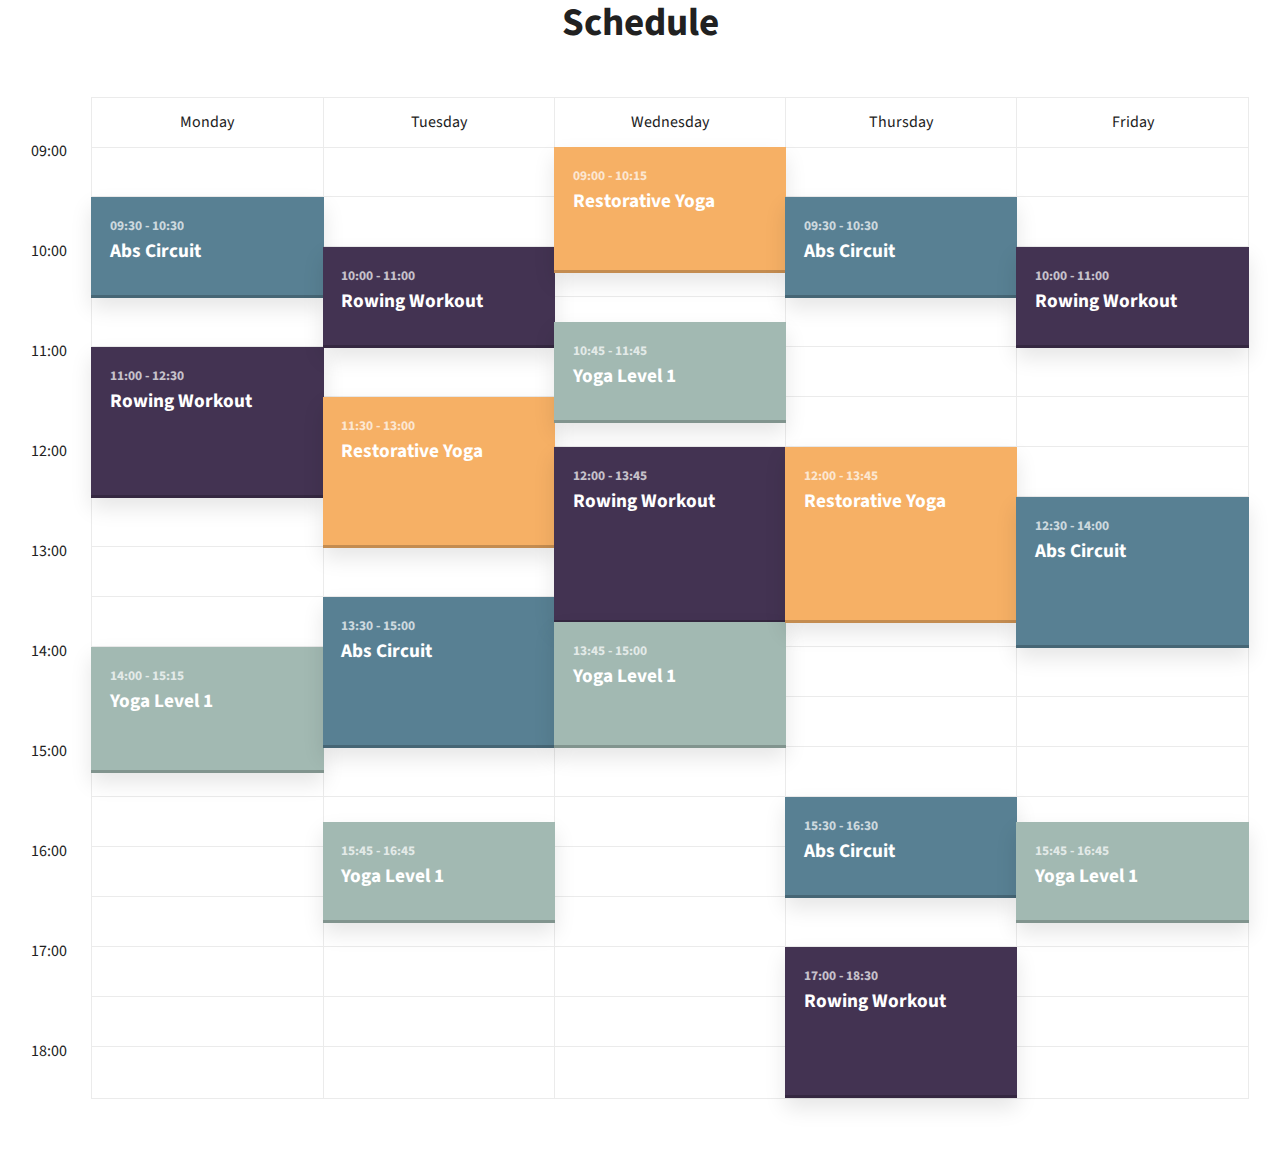
<file: schedule-template-master/index.html>
<!doctype html>
<html lang="en">
<head>
  <meta charset="UTF-8">
  <meta name="viewport" content="width=device-width, initial-scale=1">
  <script>
  document.getElementsByTagName("html")[0].className += " js";
  </script>
  <link rel="stylesheet" href="assets/css/style.css">
  <title>Schedule Template | CodyHouse</title>
</head>
<body>
  <header class="cd-main-header text-center flex flex-column flex-center">
    <!-- <p class="margin-top-md margin-bottom-xl">👈 <a class="cd-article-link" href="https://codyhouse.co/gem/schedule-template">Article &amp; Download</a></p> -->

    <h1 class="text-xl">Schedule</h1>
  </header>

  <div class="cd-schedule cd-schedule--loading margin-top-lg margin-bottom-lg js-cd-schedule">
    <div class="cd-schedule__timeline">
      <ul>
        <li><span>09:00</span></li>
        <li><span>09:30</span></li>
        <li><span>10:00</span></li>
        <li><span>10:30</span></li>
        <li><span>11:00</span></li>
        <li><span>11:30</span></li>
        <li><span>12:00</span></li>
        <li><span>12:30</span></li>
        <li><span>13:00</span></li>
        <li><span>13:30</span></li>
        <li><span>14:00</span></li>
        <li><span>14:30</span></li>
        <li><span>15:00</span></li>
        <li><span>15:30</span></li>
        <li><span>16:00</span></li>
        <li><span>16:30</span></li>
        <li><span>17:00</span></li>
        <li><span>17:30</span></li>
        <li><span>18:00</span></li>
      </ul>
    </div> <!-- .cd-schedule__timeline -->
  
    <div class="cd-schedule__events">
      <ul>
        <li class="cd-schedule__group">
          <div class="cd-schedule__top-info"><span>Monday</span></div>
  
          <ul>
            <li class="cd-schedule__event">
              <a data-start="09:30" data-end="10:30" data-content="event-abs-circuit" data-event="event-1" href="#0">
                <em class="cd-schedule__name">Abs Circuit</em>
              </a>
            </li>
  
            <li class="cd-schedule__event">
              <a data-start="11:00" data-end="12:30" data-content="event-rowing-workout" data-event="event-2" href="#0">
                <em class="cd-schedule__name">Rowing Workout</em>
              </a>
            </li>
  
            <li class="cd-schedule__event">
              <a data-start="14:00" data-end="15:15"  data-content="event-yoga-1" data-event="event-3" href="#0">
                <em class="cd-schedule__name">Yoga Level 1</em>
              </a>
            </li>
          </ul>
        </li>
  
        <li class="cd-schedule__group">
          <div class="cd-schedule__top-info"><span>Tuesday</span></div>
  
          <ul>
            <li class="cd-schedule__event">
              <a data-start="10:00" data-end="11:00"  data-content="event-rowing-workout" data-event="event-2" href="#0">
                <em class="cd-schedule__name">Rowing Workout</em>
              </a>
            </li>
  
            <li class="cd-schedule__event">
              <a data-start="11:30" data-end="13:00"  data-content="event-restorative-yoga" data-event="event-4" href="#0">
                <em class="cd-schedule__name">Restorative Yoga</em>
              </a>
            </li>
  
            <li class="cd-schedule__event">
              <a data-start="13:30" data-end="15:00" data-content="event-abs-circuit" data-event="event-1" href="#0">
                <em class="cd-schedule__name">Abs Circuit</em>
              </a>
            </li>
  
            <li class="cd-schedule__event">
              <a data-start="15:45" data-end="16:45"  data-content="event-yoga-1" data-event="event-3" href="#0">
                <em class="cd-schedule__name">Yoga Level 1</em>
              </a>
            </li>
          </ul>
        </li>
  
        <li class="cd-schedule__group">
          <div class="cd-schedule__top-info"><span>Wednesday</span></div>
  
          <ul>
            <li class="cd-schedule__event">
              <a data-start="09:00" data-end="10:15" data-content="event-restorative-yoga" data-event="event-4" href="#0">
                <em class="cd-schedule__name">Restorative Yoga</em>
              </a>
            </li>
  
            <li class="cd-schedule__event">
              <a data-start="10:45" data-end="11:45" data-content="event-yoga-1" data-event="event-3" href="#0">
                <em class="cd-schedule__name">Yoga Level 1</em>
              </a>
            </li>
  
            <li class="cd-schedule__event">
              <a data-start="12:00" data-end="13:45"  data-content="event-rowing-workout" data-event="event-2" href="#0">
                <em class="cd-schedule__name">Rowing Workout</em>
              </a>
            </li>
  
            <li class="cd-schedule__event">
              <a data-start="13:45" data-end="15:00" data-content="event-yoga-1" data-event="event-3" href="#0">
                <em class="cd-schedule__name">Yoga Level 1</em>
              </a>
            </li>
          </ul>
        </li>
  
        <li class="cd-schedule__group">
          <div class="cd-schedule__top-info"><span>Thursday</span></div>
  
          <ul>
            <li class="cd-schedule__event">
              <a data-start="09:30" data-end="10:30" data-content="event-abs-circuit" data-event="event-1" href="#0">
                <em class="cd-schedule__name">Abs Circuit</em>
              </a>
            </li>
  
            <li class="cd-schedule__event">
              <a data-start="12:00" data-end="13:45" data-content="event-restorative-yoga" data-event="event-4" href="#0">
                <em class="cd-schedule__name">Restorative Yoga</em>
              </a>
            </li>
  
            <li class="cd-schedule__event">
              <a data-start="15:30" data-end="16:30" data-content="event-abs-circuit" data-event="event-1" href="#0">
                <em class="cd-schedule__name">Abs Circuit</em>
              </a>
            </li>
  
            <li class="cd-schedule__event">
              <a data-start="17:00" data-end="18:30"  data-content="event-rowing-workout" data-event="event-2" href="#0">
                <em class="cd-schedule__name">Rowing Workout</em>
              </a>
            </li>
          </ul>
        </li>
  
        <li class="cd-schedule__group">
          <div class="cd-schedule__top-info"><span>Friday</span></div>
  
          <ul>
            <li class="cd-schedule__event">
              <a data-start="10:00" data-end="11:00"  data-content="event-rowing-workout" data-event="event-2" href="#0">
                <em class="cd-schedule__name">Rowing Workout</em>
              </a>
            </li>
  
            <li class="cd-schedule__event">
              <a data-start="12:30" data-end="14:00" data-content="event-abs-circuit" data-event="event-1" href="#0">
                <em class="cd-schedule__name">Abs Circuit</em>
              </a>
            </li>
  
            <li class="cd-schedule__event">
              <a data-start="15:45" data-end="16:45"  data-content="event-yoga-1" data-event="event-3" href="#0">
                <em class="cd-schedule__name">Yoga Level 1</em>
              </a>
            </li>
          </ul>
        </li>
      </ul>
    </div>
  
    <div class="cd-schedule-modal">
      <header class="cd-schedule-modal__header">
        <div class="cd-schedule-modal__content">
          <span class="cd-schedule-modal__date"></span>
          <h3 class="cd-schedule-modal__name"></h3>
        </div>
  
        <div class="cd-schedule-modal__header-bg"></div>
      </header>
  
      <div class="cd-schedule-modal__body">
        <div class="cd-schedule-modal__event-info"></div>
        <div class="cd-schedule-modal__body-bg"></div>
      </div>
  
      <a href="#0" class="cd-schedule-modal__close text-replace">Close</a>
    </div>
  
    <div class="cd-schedule__cover-layer"></div>
  </div> <!-- .cd-schedule -->

  <script src="assets/js/util.js"></script> <!-- util functions included in the CodyHouse framework -->
  <script src="assets/js/main.js"></script>
</body>
</html>
</file>
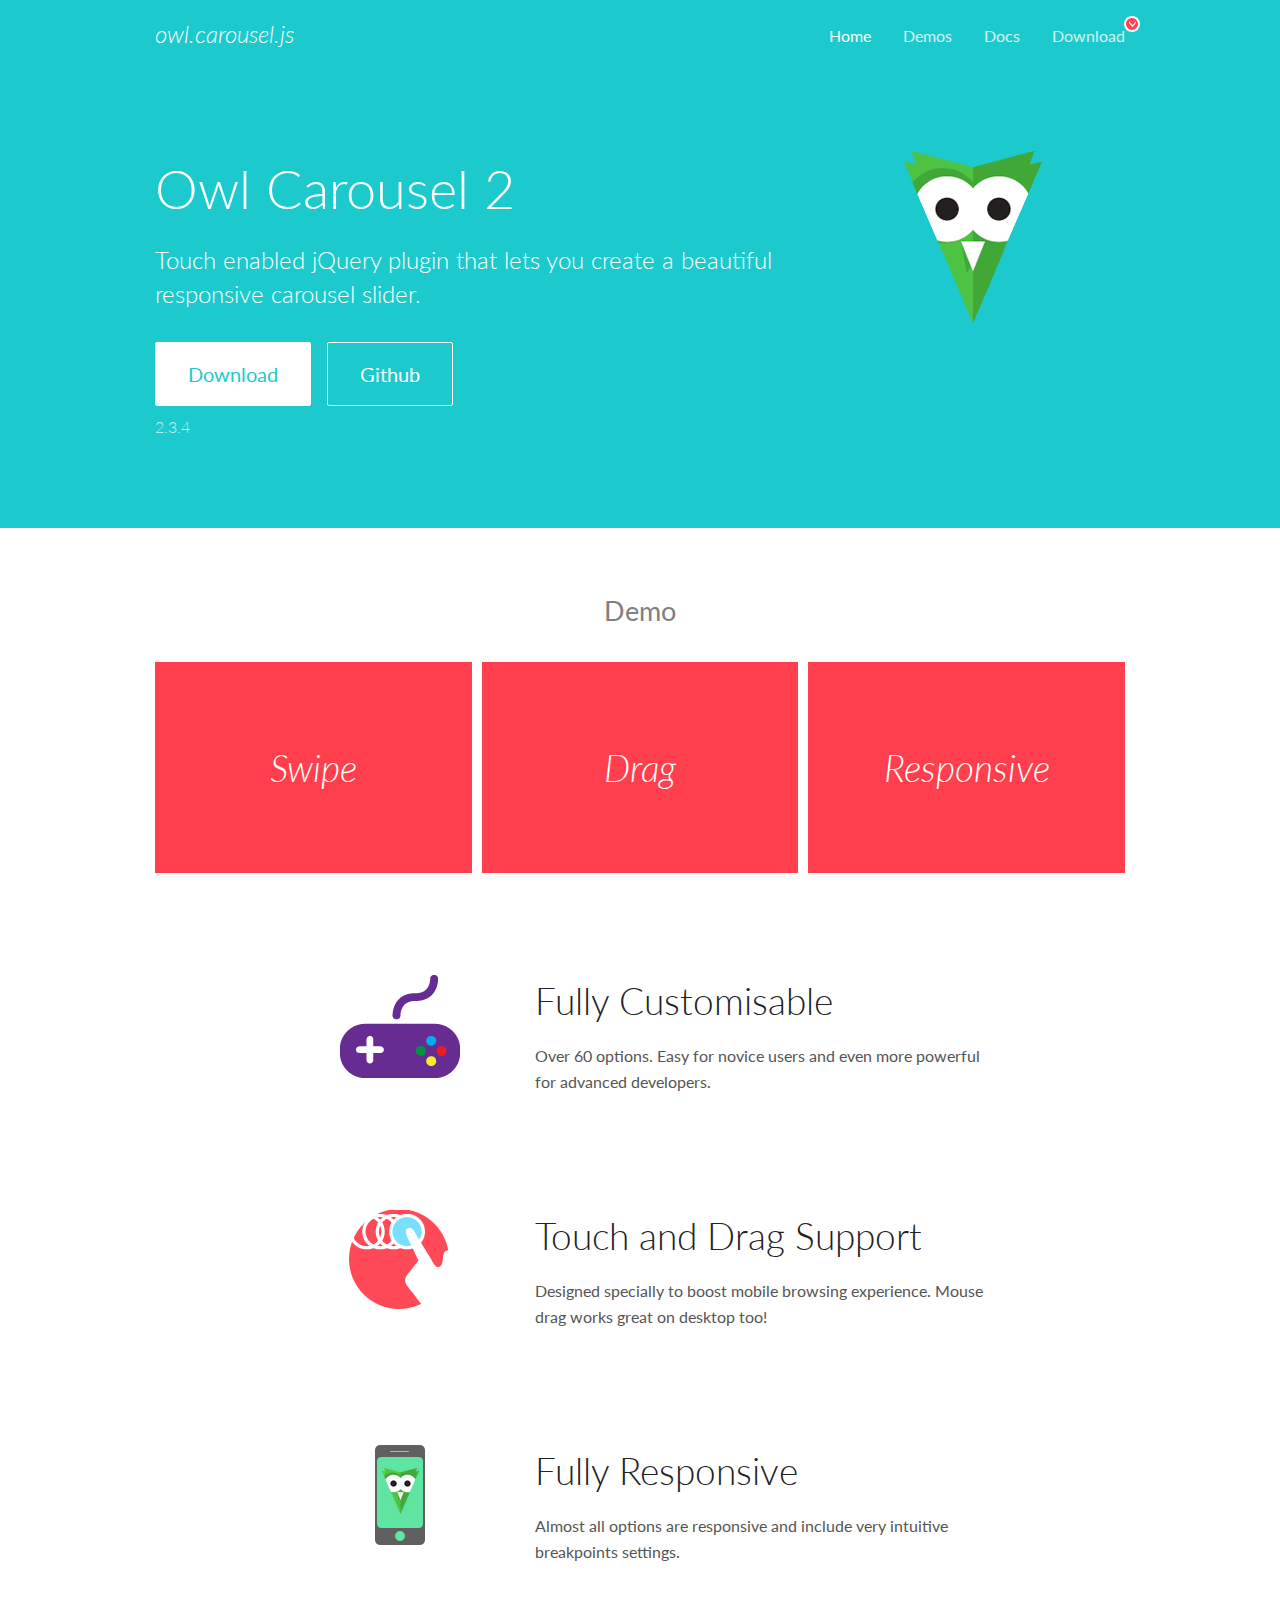
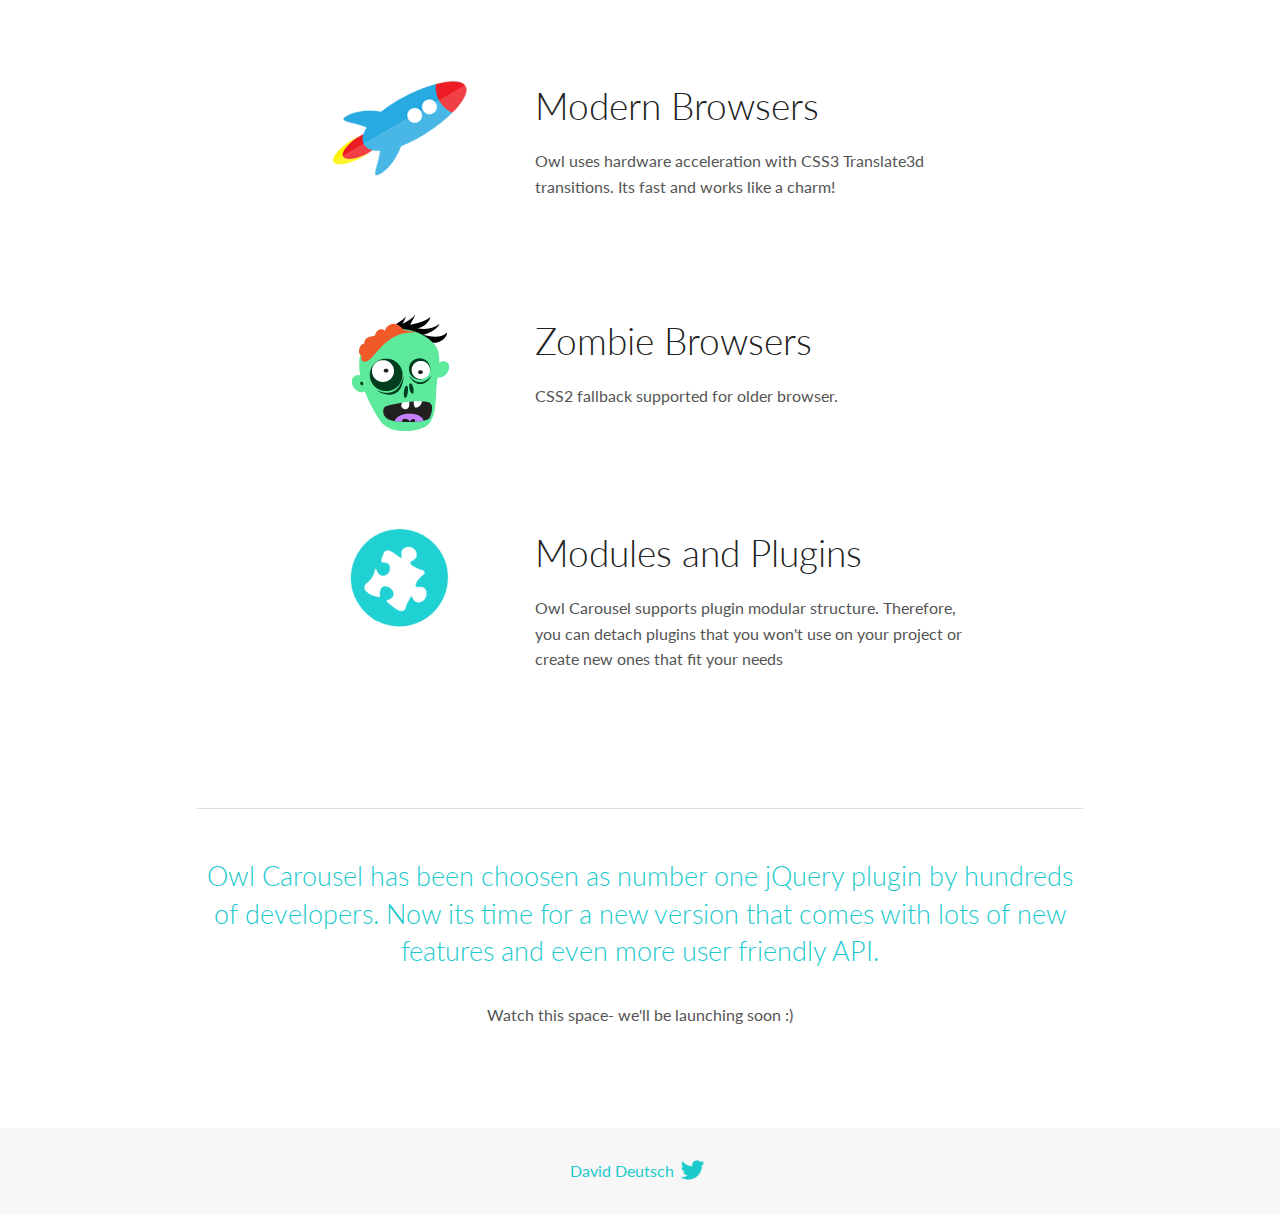
<file: FrontEnd/OwlCarousel2-2.3.4/docs/index.html>
<!DOCTYPE html>
<html lang="en">
  <head>

    <!-- head -->
    <meta charset="utf-8">
    <meta name="msapplication-tap-highlight" content="no" />
    <meta name="viewport" content="width=device-width, initial-scale=1.0" />
    <meta name="description" content="Touch enabled jQuery plugin that lets you create beautiful responsive carousel slider.">
    <meta name="author" content="David Deutsch">
    <title>
      Home | Owl Carousel | 2.3.4
    </title>

    <!-- Stylesheets -->
    <link href='https://fonts.googleapis.com/css?family=Lato:300,400,700,400italic,300italic' rel='stylesheet' type='text/css'>
    <link rel="stylesheet" href="assets/css/docs.theme.min.css">

    <!-- Owl Stylesheets -->
    <link rel="stylesheet" href="assets/owlcarousel/assets/owl.carousel.min.css">
    <link rel="stylesheet" href="assets/owlcarousel/assets/owl.theme.default.min.css">

    <!-- HTML5 shim and Respond.js IE8 support of HTML5 elements and media queries -->

    <!--[if lt IE 9]>
      <script src="https://oss.maxcdn.com/libs/html5shiv/3.7.0/html5shiv.js"></script>
      <script src="https://oss.maxcdn.com/libs/respond.js/1.3.0/respond.min.js"></script>
    <![endif]-->

    <!-- Favicons -->
    <link rel="apple-touch-icon-precomposed" sizes="144x144" href="assets/ico/apple-touch-icon-144-precomposed.png">
    <link rel="shortcut icon" href="assets/ico/favicon.png">
    <link rel="shortcut icon" href="favicon.ico">

    <!-- Yeah i know js should not be in header. Its required for demos.-->

    <!-- javascript -->
    <script src="assets/vendors/jquery.min.js"></script>
    <script src="assets/owlcarousel/owl.carousel.js"></script>
  </head>
  <body>

    <!-- header -->
    <header class="header">
      <div class="row">
        <div class="large-12 columns">
          <div class="brand left">
            <h3>
              <a href="/OwlCarousel2/">owl.carousel.js</a> 
            </h3>
          </div>
          <a id="toggle-nav" class="right">
            <span></span> <span></span> <span></span> 
          </a> 
          <div class="nav-bar">
            <ul class="clearfix">
              <li class="active">
                <a href="/OwlCarousel2/index.html">Home</a> 
              </li>
              <li> <a href="/OwlCarousel2/demos/demos.html">Demos</a>  </li>
              <li> <a href="/OwlCarousel2/docs/started-welcome.html">Docs</a>  </li>
              <li>
                <a href="https://github.com/OwlCarousel2/OwlCarousel2/archive/2.3.4.zip">Download</a> 
                <span class="download"></span> 
              </li>
            </ul>
          </div>
        </div>
      </div>
    </header>

    <!-- home panel -->
    <section id="hero">
      <div class="row">
        <div class="large-8 medium-8 columns">
          <h1>Owl Carousel 2</h1>
          <h4>Touch enabled jQuery plugin that lets you create a beautiful responsive carousel slider.</h4>
          <a href="https://github.com/OwlCarousel2/OwlCarousel2/archive/2.3.4.zip" class="hero-button">Download</a> 
          <a href="https://github.com/OwlCarousel2/OwlCarousel2" class="hero-button outline">Github</a> 
          <p>2.3.4</p>
        </div>
        <div class="large-4 medium-4 columns">
          <img class="owl-logo" src="assets/img/owl-logo.png" alt="mr. Owl">
        </div>
      </div>
    </section>

    <!-- body -->
    <div class="home-demo">
      <div class="row">
        <div class="large-12 columns">
          <h3>Demo</h3>
          <div class="owl-carousel">
            <div class="item">
              <h2>Swipe</h2>
            </div>
            <div class="item">
              <h2>Drag</h2>
            </div>
            <div class="item">
              <h2>Responsive</h2>
            </div>
            <div class="item">
              <h2>CSS3</h2>
            </div>
            <div class="item">
              <h2>Fast</h2>
            </div>
            <div class="item">
              <h2>Easy</h2>
            </div>
            <div class="item">
              <h2>Free</h2>
            </div>
            <div class="item">
              <h2>Upgradable</h2>
            </div>
            <div class="item">
              <h2>Tons of options</h2>
            </div>
            <div class="item">
              <h2>Infinity</h2>
            </div>
            <div class="item">
              <h2>Auto Width</h2>
            </div>
          </div>
        </div>
      </div>
    </div>
    <script>
      var owl = $('.owl-carousel');
      owl.owlCarousel({
        margin: 10,
        loop: true,
        responsive: {
          0: {
            items: 1
          },
          600: {
            items: 2
          },
          1000: {
            items: 3
          }
        }
      })
    </script>

    <!-- features -->
    <div id="features">
      <div class="row">
        <div class="small-12 medium-9 small-centered columns">
          <section class="row feature">
            <div class="medium-4 small-12 columns">
              <img src="assets/img/feature-options.png" alt="">
            </div>
            <div class="medium-8 small-12 columns">
              <h2>Fully Customisable</h2>
              <p>Over 60 options. Easy for novice users and even more powerful for advanced developers.</p>
            </div>
          </section>
          <section class="row feature">
            <div class="medium-4 small-12 columns">
              <img src="assets/img/feature-drag.png" alt="">
            </div>
            <div class="medium-8 small-12 columns">
              <h2>Touch and Drag Support</h2>
              <p>Designed specially to boost mobile browsing experience. Mouse drag works great on desktop too!</p>
            </div>
          </section>
          <section class="row feature">
            <div class="medium-4 small-12 columns">
              <img src="assets/img/feature-responsive.png" alt="">
            </div>
            <div class="medium-8 small-12 columns">
              <h2>Fully Responsive</h2>
              <p>Almost all options are responsive and include very intuitive breakpoints settings.</p>
            </div>
          </section>
          <section class="row feature">
            <div class="medium-4 small-12 columns">
              <img src="assets/img/feature-modern.png" alt="">
            </div>
            <div class="medium-8 small-12 columns">
              <h2>Modern Browsers</h2>
              <p>Owl uses hardware acceleration with CSS3 Translate3d transitions. Its fast and works like a charm! </p>
            </div>
          </section>
          <section class="row feature">
            <div class="medium-4 small-12 columns">
              <img src="assets/img/feature-zombie.png" alt="">
            </div>
            <div class="medium-8 small-12 columns">
              <h2>Zombie Browsers</h2>
              <p>CSS2 fallback supported for older browser.</p>
            </div>
          </section>
          <section class="row feature">
            <div class="medium-4 small-12 columns">
              <img src="assets/img/feature-module.png" alt="">
            </div>
            <div class="medium-8 small-12 columns">
              <h2>Modules and Plugins</h2>
              <p>Owl Carousel supports plugin modular structure. Therefore, you can detach plugins that you won&#x27;t use on your project or create new ones that fit your needs</p>
            </div>
          </section>
        </div>
      </div>
    </div>

    <!-- footer -->
    <section id="teaser-text">
      <div class="row">
        <div class="small-12 medium-11 small-centered columns">
          <hr>
          <h3 id="owl-carousel-has-been-choosen-as-number-one-jquery-plugin-by-hundreds-of-developers-now-its-time-for-a-new-version-that-comes-with-lots-of-new-features-and-even-more-user-friendly-api-">Owl Carousel has been choosen as number one jQuery plugin by hundreds of developers. Now its time for a new version that comes with lots of new features and even more user friendly API.</h3>
          <p>Watch this space- we&#39;ll be launching soon :)</p>
        </div>
      </div>
    </section>

    <!-- footer -->
    <footer class="footer">
      <div class="row">
        <div class="large-12 columns">
          <h5>
            <a href="/OwlCarousel2/docs/support-contact.html">David Deutsch</a> 
            <a id="custom-tweet-button" href="https://twitter.com/share?url=https://github.com/OwlCarousel2/OwlCarousel2&text=Owl Carousel - This is so awesome! " target="_blank"></a> 
          </h5>
        </div>
      </div>
    </footer>

    <!-- vendors -->
    <script src="assets/vendors/highlight.js"></script>
    <script src="assets/js/app.js"></script>
  </body>
</html>
</file>
<file: schedule-template-master/assets/css/style.css>
@import url("https://fonts.googleapis.com/css?family=Source+Sans+Pro:400,600");*,*::after,*::before{box-sizing:inherit}*{font:inherit}html,body,div,span,applet,object,iframe,h1,h2,h3,h4,h5,h6,p,blockquote,pre,a,abbr,acronym,address,big,cite,code,del,dfn,em,img,ins,kbd,q,s,samp,small,strike,strong,sub,sup,tt,var,b,u,i,center,dl,dt,dd,ol,ul,li,fieldset,form,label,legend,table,caption,tbody,tfoot,thead,tr,th,td,article,aside,canvas,details,embed,figure,figcaption,footer,header,hgroup,menu,nav,output,ruby,section,summary,time,mark,audio,video,hr{margin:0;padding:0;border:0}html{box-sizing:border-box}body{background-color:hsl(0, 0%, 100%);background-color:var(--color-bg, white)}article,aside,details,figcaption,figure,footer,header,hgroup,menu,nav,section,main,form legend{display:block}ol,ul{list-style:none}blockquote,q{quotes:none}button,input,textarea,select{margin:0}.btn,.form-control,.link,.reset{background-color:transparent;padding:0;border:0;border-radius:0;color:inherit;line-height:inherit;-webkit-appearance:none;-moz-appearance:none;appearance:none}select.form-control::-ms-expand{display:none}textarea{resize:vertical;overflow:auto;vertical-align:top}input::-ms-clear{display:none}table{border-collapse:collapse;border-spacing:0}img,video,svg{max-width:100%}[data-theme]{background-color:hsl(0, 0%, 100%);background-color:var(--color-bg, #fff);color:hsl(240, 4%, 20%);color:var(--color-contrast-high, #313135)}:root{--space-unit:  1em;--space-xxxxs: calc(0.125*var(--space-unit));--space-xxxs:  calc(0.25*var(--space-unit));--space-xxs:   calc(0.375*var(--space-unit));--space-xs:    calc(0.5*var(--space-unit));--space-sm:    calc(0.75*var(--space-unit));--space-md:    calc(1.25*var(--space-unit));--space-lg:    calc(2*var(--space-unit));--space-xl:    calc(3.25*var(--space-unit));--space-xxl:   calc(5.25*var(--space-unit));--space-xxxl:  calc(8.5*var(--space-unit));--space-xxxxl: calc(13.75*var(--space-unit));--component-padding: var(--space-md)}:root{--max-width-xxs: 32rem;--max-width-xs:  38rem;--max-width-sm:  48rem;--max-width-md:  64rem;--max-width-lg:  80rem;--max-width-xl:  90rem;--max-width-xxl: 120rem}.container{width:calc(100% - 1.25em);width:calc(100% - 2*var(--component-padding));margin-left:auto;margin-right:auto}.max-width-xxs{max-width:32rem;max-width:var(--max-width-xxs)}.max-width-xs{max-width:38rem;max-width:var(--max-width-xs)}.max-width-sm{max-width:48rem;max-width:var(--max-width-sm)}.max-width-md{max-width:64rem;max-width:var(--max-width-md)}.max-width-lg{max-width:80rem;max-width:var(--max-width-lg)}.max-width-xl{max-width:90rem;max-width:var(--max-width-xl)}.max-width-xxl{max-width:120rem;max-width:var(--max-width-xxl)}.max-width-adaptive-sm{max-width:38rem;max-width:var(--max-width-xs)}@media (min-width: 64rem){.max-width-adaptive-sm{max-width:48rem;max-width:var(--max-width-sm)}}.max-width-adaptive-md{max-width:38rem;max-width:var(--max-width-xs)}@media (min-width: 64rem){.max-width-adaptive-md{max-width:64rem;max-width:var(--max-width-md)}}.max-width-adaptive,.max-width-adaptive-lg{max-width:38rem;max-width:var(--max-width-xs)}@media (min-width: 64rem){.max-width-adaptive,.max-width-adaptive-lg{max-width:64rem;max-width:var(--max-width-md)}}@media (min-width: 90rem){.max-width-adaptive,.max-width-adaptive-lg{max-width:80rem;max-width:var(--max-width-lg)}}.max-width-adaptive-xl{max-width:38rem;max-width:var(--max-width-xs)}@media (min-width: 64rem){.max-width-adaptive-xl{max-width:64rem;max-width:var(--max-width-md)}}@media (min-width: 90rem){.max-width-adaptive-xl{max-width:90rem;max-width:var(--max-width-xl)}}.grid{--grid-gap: 0px;display:-ms-flexbox;display:flex;-ms-flex-wrap:wrap;flex-wrap:wrap}.grid>*{-ms-flex-preferred-size:100%;flex-basis:100%}[class*="grid-gap"]{margin-bottom:1em * -1;margin-bottom:calc(var(--grid-gap, 1em)*-1);margin-right:1em * -1;margin-right:calc(var(--grid-gap, 1em)*-1)}[class*="grid-gap"]>*{margin-bottom:1em;margin-bottom:var(--grid-gap, 1em);margin-right:1em;margin-right:var(--grid-gap, 1em)}.grid-gap-xxxxs{--grid-gap: var(--space-xxxxs)}.grid-gap-xxxs{--grid-gap: var(--space-xxxs)}.grid-gap-xxs{--grid-gap: var(--space-xxs)}.grid-gap-xs{--grid-gap: var(--space-xs)}.grid-gap-sm{--grid-gap: var(--space-sm)}.grid-gap-md{--grid-gap: var(--space-md)}.grid-gap-lg{--grid-gap: var(--space-lg)}.grid-gap-xl{--grid-gap: var(--space-xl)}.grid-gap-xxl{--grid-gap: var(--space-xxl)}.grid-gap-xxxl{--grid-gap: var(--space-xxxl)}.grid-gap-xxxxl{--grid-gap: var(--space-xxxxl)}.col{-ms-flex-positive:1;flex-grow:1;-ms-flex-preferred-size:0;flex-basis:0;max-width:100%}.col-1{-ms-flex-preferred-size:calc(8.33% - 0.01px - 1em);-ms-flex-preferred-size:calc(8.33% - 0.01px - var(--grid-gap, 1em));flex-basis:calc(8.33% - 0.01px - 1em);flex-basis:calc(8.33% - 0.01px - var(--grid-gap, 1em));max-width:calc(8.33% - 0.01px - 1em);max-width:calc(8.33% - 0.01px - var(--grid-gap, 1em))}.col-2{-ms-flex-preferred-size:calc(16.66% - 0.01px - 1em);-ms-flex-preferred-size:calc(16.66% - 0.01px - var(--grid-gap, 1em));flex-basis:calc(16.66% - 0.01px - 1em);flex-basis:calc(16.66% - 0.01px - var(--grid-gap, 1em));max-width:calc(16.66% - 0.01px - 1em);max-width:calc(16.66% - 0.01px - var(--grid-gap, 1em))}.col-3{-ms-flex-preferred-size:calc(25% - 0.01px - 1em);-ms-flex-preferred-size:calc(25% - 0.01px - var(--grid-gap, 1em));flex-basis:calc(25% - 0.01px - 1em);flex-basis:calc(25% - 0.01px - var(--grid-gap, 1em));max-width:calc(25% - 0.01px - 1em);max-width:calc(25% - 0.01px - var(--grid-gap, 1em))}.col-4{-ms-flex-preferred-size:calc(33.33% - 0.01px - 1em);-ms-flex-preferred-size:calc(33.33% - 0.01px - var(--grid-gap, 1em));flex-basis:calc(33.33% - 0.01px - 1em);flex-basis:calc(33.33% - 0.01px - var(--grid-gap, 1em));max-width:calc(33.33% - 0.01px - 1em);max-width:calc(33.33% - 0.01px - var(--grid-gap, 1em))}.col-5{-ms-flex-preferred-size:calc(41.66% - 0.01px - 1em);-ms-flex-preferred-size:calc(41.66% - 0.01px - var(--grid-gap, 1em));flex-basis:calc(41.66% - 0.01px - 1em);flex-basis:calc(41.66% - 0.01px - var(--grid-gap, 1em));max-width:calc(41.66% - 0.01px - 1em);max-width:calc(41.66% - 0.01px - var(--grid-gap, 1em))}.col-6{-ms-flex-preferred-size:calc(50% - 0.01px - 1em);-ms-flex-preferred-size:calc(50% - 0.01px - var(--grid-gap, 1em));flex-basis:calc(50% - 0.01px - 1em);flex-basis:calc(50% - 0.01px - var(--grid-gap, 1em));max-width:calc(50% - 0.01px - 1em);max-width:calc(50% - 0.01px - var(--grid-gap, 1em))}.col-7{-ms-flex-preferred-size:calc(58.33% - 0.01px - 1em);-ms-flex-preferred-size:calc(58.33% - 0.01px - var(--grid-gap, 1em));flex-basis:calc(58.33% - 0.01px - 1em);flex-basis:calc(58.33% - 0.01px - var(--grid-gap, 1em));max-width:calc(58.33% - 0.01px - 1em);max-width:calc(58.33% - 0.01px - var(--grid-gap, 1em))}.col-8{-ms-flex-preferred-size:calc(66.66% - 0.01px - 1em);-ms-flex-preferred-size:calc(66.66% - 0.01px - var(--grid-gap, 1em));flex-basis:calc(66.66% - 0.01px - 1em);flex-basis:calc(66.66% - 0.01px - var(--grid-gap, 1em));max-width:calc(66.66% - 0.01px - 1em);max-width:calc(66.66% - 0.01px - var(--grid-gap, 1em))}.col-9{-ms-flex-preferred-size:calc(75% - 0.01px - 1em);-ms-flex-preferred-size:calc(75% - 0.01px - var(--grid-gap, 1em));flex-basis:calc(75% - 0.01px - 1em);flex-basis:calc(75% - 0.01px - var(--grid-gap, 1em));max-width:calc(75% - 0.01px - 1em);max-width:calc(75% - 0.01px - var(--grid-gap, 1em))}.col-10{-ms-flex-preferred-size:calc(83.33% - 0.01px - 1em);-ms-flex-preferred-size:calc(83.33% - 0.01px - var(--grid-gap, 1em));flex-basis:calc(83.33% - 0.01px - 1em);flex-basis:calc(83.33% - 0.01px - var(--grid-gap, 1em));max-width:calc(83.33% - 0.01px - 1em);max-width:calc(83.33% - 0.01px - var(--grid-gap, 1em))}.col-11{-ms-flex-preferred-size:calc(91.66% - 0.01px - 1em);-ms-flex-preferred-size:calc(91.66% - 0.01px - var(--grid-gap, 1em));flex-basis:calc(91.66% - 0.01px - 1em);flex-basis:calc(91.66% - 0.01px - var(--grid-gap, 1em));max-width:calc(91.66% - 0.01px - 1em);max-width:calc(91.66% - 0.01px - var(--grid-gap, 1em))}.col-12{-ms-flex-preferred-size:calc(100% - 0.01px - 1em);-ms-flex-preferred-size:calc(100% - 0.01px - var(--grid-gap, 1em));flex-basis:calc(100% - 0.01px - 1em);flex-basis:calc(100% - 0.01px - var(--grid-gap, 1em));max-width:calc(100% - 0.01px - 1em);max-width:calc(100% - 0.01px - var(--grid-gap, 1em))}@media (min-width: 32rem){.col\@xs{-ms-flex-positive:1;flex-grow:1;-ms-flex-preferred-size:0;flex-basis:0;max-width:100%}.col-1\@xs{-ms-flex-preferred-size:calc(8.33% - 0.01px - 1em);-ms-flex-preferred-size:calc(8.33% - 0.01px - var(--grid-gap, 1em));flex-basis:calc(8.33% - 0.01px - 1em);flex-basis:calc(8.33% - 0.01px - var(--grid-gap, 1em));max-width:calc(8.33% - 0.01px - 1em);max-width:calc(8.33% - 0.01px - var(--grid-gap, 1em))}.col-2\@xs{-ms-flex-preferred-size:calc(16.66% - 0.01px - 1em);-ms-flex-preferred-size:calc(16.66% - 0.01px - var(--grid-gap, 1em));flex-basis:calc(16.66% - 0.01px - 1em);flex-basis:calc(16.66% - 0.01px - var(--grid-gap, 1em));max-width:calc(16.66% - 0.01px - 1em);max-width:calc(16.66% - 0.01px - var(--grid-gap, 1em))}.col-3\@xs{-ms-flex-preferred-size:calc(25% - 0.01px - 1em);-ms-flex-preferred-size:calc(25% - 0.01px - var(--grid-gap, 1em));flex-basis:calc(25% - 0.01px - 1em);flex-basis:calc(25% - 0.01px - var(--grid-gap, 1em));max-width:calc(25% - 0.01px - 1em);max-width:calc(25% - 0.01px - var(--grid-gap, 1em))}.col-4\@xs{-ms-flex-preferred-size:calc(33.33% - 0.01px - 1em);-ms-flex-preferred-size:calc(33.33% - 0.01px - var(--grid-gap, 1em));flex-basis:calc(33.33% - 0.01px - 1em);flex-basis:calc(33.33% - 0.01px - var(--grid-gap, 1em));max-width:calc(33.33% - 0.01px - 1em);max-width:calc(33.33% - 0.01px - var(--grid-gap, 1em))}.col-5\@xs{-ms-flex-preferred-size:calc(41.66% - 0.01px - 1em);-ms-flex-preferred-size:calc(41.66% - 0.01px - var(--grid-gap, 1em));flex-basis:calc(41.66% - 0.01px - 1em);flex-basis:calc(41.66% - 0.01px - var(--grid-gap, 1em));max-width:calc(41.66% - 0.01px - 1em);max-width:calc(41.66% - 0.01px - var(--grid-gap, 1em))}.col-6\@xs{-ms-flex-preferred-size:calc(50% - 0.01px - 1em);-ms-flex-preferred-size:calc(50% - 0.01px - var(--grid-gap, 1em));flex-basis:calc(50% - 0.01px - 1em);flex-basis:calc(50% - 0.01px - var(--grid-gap, 1em));max-width:calc(50% - 0.01px - 1em);max-width:calc(50% - 0.01px - var(--grid-gap, 1em))}.col-7\@xs{-ms-flex-preferred-size:calc(58.33% - 0.01px - 1em);-ms-flex-preferred-size:calc(58.33% - 0.01px - var(--grid-gap, 1em));flex-basis:calc(58.33% - 0.01px - 1em);flex-basis:calc(58.33% - 0.01px - var(--grid-gap, 1em));max-width:calc(58.33% - 0.01px - 1em);max-width:calc(58.33% - 0.01px - var(--grid-gap, 1em))}.col-8\@xs{-ms-flex-preferred-size:calc(66.66% - 0.01px - 1em);-ms-flex-preferred-size:calc(66.66% - 0.01px - var(--grid-gap, 1em));flex-basis:calc(66.66% - 0.01px - 1em);flex-basis:calc(66.66% - 0.01px - var(--grid-gap, 1em));max-width:calc(66.66% - 0.01px - 1em);max-width:calc(66.66% - 0.01px - var(--grid-gap, 1em))}.col-9\@xs{-ms-flex-preferred-size:calc(75% - 0.01px - 1em);-ms-flex-preferred-size:calc(75% - 0.01px - var(--grid-gap, 1em));flex-basis:calc(75% - 0.01px - 1em);flex-basis:calc(75% - 0.01px - var(--grid-gap, 1em));max-width:calc(75% - 0.01px - 1em);max-width:calc(75% - 0.01px - var(--grid-gap, 1em))}.col-10\@xs{-ms-flex-preferred-size:calc(83.33% - 0.01px - 1em);-ms-flex-preferred-size:calc(83.33% - 0.01px - var(--grid-gap, 1em));flex-basis:calc(83.33% - 0.01px - 1em);flex-basis:calc(83.33% - 0.01px - var(--grid-gap, 1em));max-width:calc(83.33% - 0.01px - 1em);max-width:calc(83.33% - 0.01px - var(--grid-gap, 1em))}.col-11\@xs{-ms-flex-preferred-size:calc(91.66% - 0.01px - 1em);-ms-flex-preferred-size:calc(91.66% - 0.01px - var(--grid-gap, 1em));flex-basis:calc(91.66% - 0.01px - 1em);flex-basis:calc(91.66% - 0.01px - var(--grid-gap, 1em));max-width:calc(91.66% - 0.01px - 1em);max-width:calc(91.66% - 0.01px - var(--grid-gap, 1em))}.col-12\@xs{-ms-flex-preferred-size:calc(100% - 0.01px - 1em);-ms-flex-preferred-size:calc(100% - 0.01px - var(--grid-gap, 1em));flex-basis:calc(100% - 0.01px - 1em);flex-basis:calc(100% - 0.01px - var(--grid-gap, 1em));max-width:calc(100% - 0.01px - 1em);max-width:calc(100% - 0.01px - var(--grid-gap, 1em))}}@media (min-width: 48rem){.col\@sm{-ms-flex-positive:1;flex-grow:1;-ms-flex-preferred-size:0;flex-basis:0;max-width:100%}.col-1\@sm{-ms-flex-preferred-size:calc(8.33% - 0.01px - 1em);-ms-flex-preferred-size:calc(8.33% - 0.01px - var(--grid-gap, 1em));flex-basis:calc(8.33% - 0.01px - 1em);flex-basis:calc(8.33% - 0.01px - var(--grid-gap, 1em));max-width:calc(8.33% - 0.01px - 1em);max-width:calc(8.33% - 0.01px - var(--grid-gap, 1em))}.col-2\@sm{-ms-flex-preferred-size:calc(16.66% - 0.01px - 1em);-ms-flex-preferred-size:calc(16.66% - 0.01px - var(--grid-gap, 1em));flex-basis:calc(16.66% - 0.01px - 1em);flex-basis:calc(16.66% - 0.01px - var(--grid-gap, 1em));max-width:calc(16.66% - 0.01px - 1em);max-width:calc(16.66% - 0.01px - var(--grid-gap, 1em))}.col-3\@sm{-ms-flex-preferred-size:calc(25% - 0.01px - 1em);-ms-flex-preferred-size:calc(25% - 0.01px - var(--grid-gap, 1em));flex-basis:calc(25% - 0.01px - 1em);flex-basis:calc(25% - 0.01px - var(--grid-gap, 1em));max-width:calc(25% - 0.01px - 1em);max-width:calc(25% - 0.01px - var(--grid-gap, 1em))}.col-4\@sm{-ms-flex-preferred-size:calc(33.33% - 0.01px - 1em);-ms-flex-preferred-size:calc(33.33% - 0.01px - var(--grid-gap, 1em));flex-basis:calc(33.33% - 0.01px - 1em);flex-basis:calc(33.33% - 0.01px - var(--grid-gap, 1em));max-width:calc(33.33% - 0.01px - 1em);max-width:calc(33.33% - 0.01px - var(--grid-gap, 1em))}.col-5\@sm{-ms-flex-preferred-size:calc(41.66% - 0.01px - 1em);-ms-flex-preferred-size:calc(41.66% - 0.01px - var(--grid-gap, 1em));flex-basis:calc(41.66% - 0.01px - 1em);flex-basis:calc(41.66% - 0.01px - var(--grid-gap, 1em));max-width:calc(41.66% - 0.01px - 1em);max-width:calc(41.66% - 0.01px - var(--grid-gap, 1em))}.col-6\@sm{-ms-flex-preferred-size:calc(50% - 0.01px - 1em);-ms-flex-preferred-size:calc(50% - 0.01px - var(--grid-gap, 1em));flex-basis:calc(50% - 0.01px - 1em);flex-basis:calc(50% - 0.01px - var(--grid-gap, 1em));max-width:calc(50% - 0.01px - 1em);max-width:calc(50% - 0.01px - var(--grid-gap, 1em))}.col-7\@sm{-ms-flex-preferred-size:calc(58.33% - 0.01px - 1em);-ms-flex-preferred-size:calc(58.33% - 0.01px - var(--grid-gap, 1em));flex-basis:calc(58.33% - 0.01px - 1em);flex-basis:calc(58.33% - 0.01px - var(--grid-gap, 1em));max-width:calc(58.33% - 0.01px - 1em);max-width:calc(58.33% - 0.01px - var(--grid-gap, 1em))}.col-8\@sm{-ms-flex-preferred-size:calc(66.66% - 0.01px - 1em);-ms-flex-preferred-size:calc(66.66% - 0.01px - var(--grid-gap, 1em));flex-basis:calc(66.66% - 0.01px - 1em);flex-basis:calc(66.66% - 0.01px - var(--grid-gap, 1em));max-width:calc(66.66% - 0.01px - 1em);max-width:calc(66.66% - 0.01px - var(--grid-gap, 1em))}.col-9\@sm{-ms-flex-preferred-size:calc(75% - 0.01px - 1em);-ms-flex-preferred-size:calc(75% - 0.01px - var(--grid-gap, 1em));flex-basis:calc(75% - 0.01px - 1em);flex-basis:calc(75% - 0.01px - var(--grid-gap, 1em));max-width:calc(75% - 0.01px - 1em);max-width:calc(75% - 0.01px - var(--grid-gap, 1em))}.col-10\@sm{-ms-flex-preferred-size:calc(83.33% - 0.01px - 1em);-ms-flex-preferred-size:calc(83.33% - 0.01px - var(--grid-gap, 1em));flex-basis:calc(83.33% - 0.01px - 1em);flex-basis:calc(83.33% - 0.01px - var(--grid-gap, 1em));max-width:calc(83.33% - 0.01px - 1em);max-width:calc(83.33% - 0.01px - var(--grid-gap, 1em))}.col-11\@sm{-ms-flex-preferred-size:calc(91.66% - 0.01px - 1em);-ms-flex-preferred-size:calc(91.66% - 0.01px - var(--grid-gap, 1em));flex-basis:calc(91.66% - 0.01px - 1em);flex-basis:calc(91.66% - 0.01px - var(--grid-gap, 1em));max-width:calc(91.66% - 0.01px - 1em);max-width:calc(91.66% - 0.01px - var(--grid-gap, 1em))}.col-12\@sm{-ms-flex-preferred-size:calc(100% - 0.01px - 1em);-ms-flex-preferred-size:calc(100% - 0.01px - var(--grid-gap, 1em));flex-basis:calc(100% - 0.01px - 1em);flex-basis:calc(100% - 0.01px - var(--grid-gap, 1em));max-width:calc(100% - 0.01px - 1em);max-width:calc(100% - 0.01px - var(--grid-gap, 1em))}}@media (min-width: 64rem){.col\@md{-ms-flex-positive:1;flex-grow:1;-ms-flex-preferred-size:0;flex-basis:0;max-width:100%}.col-1\@md{-ms-flex-preferred-size:calc(8.33% - 0.01px - 1em);-ms-flex-preferred-size:calc(8.33% - 0.01px - var(--grid-gap, 1em));flex-basis:calc(8.33% - 0.01px - 1em);flex-basis:calc(8.33% - 0.01px - var(--grid-gap, 1em));max-width:calc(8.33% - 0.01px - 1em);max-width:calc(8.33% - 0.01px - var(--grid-gap, 1em))}.col-2\@md{-ms-flex-preferred-size:calc(16.66% - 0.01px - 1em);-ms-flex-preferred-size:calc(16.66% - 0.01px - var(--grid-gap, 1em));flex-basis:calc(16.66% - 0.01px - 1em);flex-basis:calc(16.66% - 0.01px - var(--grid-gap, 1em));max-width:calc(16.66% - 0.01px - 1em);max-width:calc(16.66% - 0.01px - var(--grid-gap, 1em))}.col-3\@md{-ms-flex-preferred-size:calc(25% - 0.01px - 1em);-ms-flex-preferred-size:calc(25% - 0.01px - var(--grid-gap, 1em));flex-basis:calc(25% - 0.01px - 1em);flex-basis:calc(25% - 0.01px - var(--grid-gap, 1em));max-width:calc(25% - 0.01px - 1em);max-width:calc(25% - 0.01px - var(--grid-gap, 1em))}.col-4\@md{-ms-flex-preferred-size:calc(33.33% - 0.01px - 1em);-ms-flex-preferred-size:calc(33.33% - 0.01px - var(--grid-gap, 1em));flex-basis:calc(33.33% - 0.01px - 1em);flex-basis:calc(33.33% - 0.01px - var(--grid-gap, 1em));max-width:calc(33.33% - 0.01px - 1em);max-width:calc(33.33% - 0.01px - var(--grid-gap, 1em))}.col-5\@md{-ms-flex-preferred-size:calc(41.66% - 0.01px - 1em);-ms-flex-preferred-size:calc(41.66% - 0.01px - var(--grid-gap, 1em));flex-basis:calc(41.66% - 0.01px - 1em);flex-basis:calc(41.66% - 0.01px - var(--grid-gap, 1em));max-width:calc(41.66% - 0.01px - 1em);max-width:calc(41.66% - 0.01px - var(--grid-gap, 1em))}.col-6\@md{-ms-flex-preferred-size:calc(50% - 0.01px - 1em);-ms-flex-preferred-size:calc(50% - 0.01px - var(--grid-gap, 1em));flex-basis:calc(50% - 0.01px - 1em);flex-basis:calc(50% - 0.01px - var(--grid-gap, 1em));max-width:calc(50% - 0.01px - 1em);max-width:calc(50% - 0.01px - var(--grid-gap, 1em))}.col-7\@md{-ms-flex-preferred-size:calc(58.33% - 0.01px - 1em);-ms-flex-preferred-size:calc(58.33% - 0.01px - var(--grid-gap, 1em));flex-basis:calc(58.33% - 0.01px - 1em);flex-basis:calc(58.33% - 0.01px - var(--grid-gap, 1em));max-width:calc(58.33% - 0.01px - 1em);max-width:calc(58.33% - 0.01px - var(--grid-gap, 1em))}.col-8\@md{-ms-flex-preferred-size:calc(66.66% - 0.01px - 1em);-ms-flex-preferred-size:calc(66.66% - 0.01px - var(--grid-gap, 1em));flex-basis:calc(66.66% - 0.01px - 1em);flex-basis:calc(66.66% - 0.01px - var(--grid-gap, 1em));max-width:calc(66.66% - 0.01px - 1em);max-width:calc(66.66% - 0.01px - var(--grid-gap, 1em))}.col-9\@md{-ms-flex-preferred-size:calc(75% - 0.01px - 1em);-ms-flex-preferred-size:calc(75% - 0.01px - var(--grid-gap, 1em));flex-basis:calc(75% - 0.01px - 1em);flex-basis:calc(75% - 0.01px - var(--grid-gap, 1em));max-width:calc(75% - 0.01px - 1em);max-width:calc(75% - 0.01px - var(--grid-gap, 1em))}.col-10\@md{-ms-flex-preferred-size:calc(83.33% - 0.01px - 1em);-ms-flex-preferred-size:calc(83.33% - 0.01px - var(--grid-gap, 1em));flex-basis:calc(83.33% - 0.01px - 1em);flex-basis:calc(83.33% - 0.01px - var(--grid-gap, 1em));max-width:calc(83.33% - 0.01px - 1em);max-width:calc(83.33% - 0.01px - var(--grid-gap, 1em))}.col-11\@md{-ms-flex-preferred-size:calc(91.66% - 0.01px - 1em);-ms-flex-preferred-size:calc(91.66% - 0.01px - var(--grid-gap, 1em));flex-basis:calc(91.66% - 0.01px - 1em);flex-basis:calc(91.66% - 0.01px - var(--grid-gap, 1em));max-width:calc(91.66% - 0.01px - 1em);max-width:calc(91.66% - 0.01px - var(--grid-gap, 1em))}.col-12\@md{-ms-flex-preferred-size:calc(100% - 0.01px - 1em);-ms-flex-preferred-size:calc(100% - 0.01px - var(--grid-gap, 1em));flex-basis:calc(100% - 0.01px - 1em);flex-basis:calc(100% - 0.01px - var(--grid-gap, 1em));max-width:calc(100% - 0.01px - 1em);max-width:calc(100% - 0.01px - var(--grid-gap, 1em))}}@media (min-width: 80rem){.col\@lg{-ms-flex-positive:1;flex-grow:1;-ms-flex-preferred-size:0;flex-basis:0;max-width:100%}.col-1\@lg{-ms-flex-preferred-size:calc(8.33% - 0.01px - 1em);-ms-flex-preferred-size:calc(8.33% - 0.01px - var(--grid-gap, 1em));flex-basis:calc(8.33% - 0.01px - 1em);flex-basis:calc(8.33% - 0.01px - var(--grid-gap, 1em));max-width:calc(8.33% - 0.01px - 1em);max-width:calc(8.33% - 0.01px - var(--grid-gap, 1em))}.col-2\@lg{-ms-flex-preferred-size:calc(16.66% - 0.01px - 1em);-ms-flex-preferred-size:calc(16.66% - 0.01px - var(--grid-gap, 1em));flex-basis:calc(16.66% - 0.01px - 1em);flex-basis:calc(16.66% - 0.01px - var(--grid-gap, 1em));max-width:calc(16.66% - 0.01px - 1em);max-width:calc(16.66% - 0.01px - var(--grid-gap, 1em))}.col-3\@lg{-ms-flex-preferred-size:calc(25% - 0.01px - 1em);-ms-flex-preferred-size:calc(25% - 0.01px - var(--grid-gap, 1em));flex-basis:calc(25% - 0.01px - 1em);flex-basis:calc(25% - 0.01px - var(--grid-gap, 1em));max-width:calc(25% - 0.01px - 1em);max-width:calc(25% - 0.01px - var(--grid-gap, 1em))}.col-4\@lg{-ms-flex-preferred-size:calc(33.33% - 0.01px - 1em);-ms-flex-preferred-size:calc(33.33% - 0.01px - var(--grid-gap, 1em));flex-basis:calc(33.33% - 0.01px - 1em);flex-basis:calc(33.33% - 0.01px - var(--grid-gap, 1em));max-width:calc(33.33% - 0.01px - 1em);max-width:calc(33.33% - 0.01px - var(--grid-gap, 1em))}.col-5\@lg{-ms-flex-preferred-size:calc(41.66% - 0.01px - 1em);-ms-flex-preferred-size:calc(41.66% - 0.01px - var(--grid-gap, 1em));flex-basis:calc(41.66% - 0.01px - 1em);flex-basis:calc(41.66% - 0.01px - var(--grid-gap, 1em));max-width:calc(41.66% - 0.01px - 1em);max-width:calc(41.66% - 0.01px - var(--grid-gap, 1em))}.col-6\@lg{-ms-flex-preferred-size:calc(50% - 0.01px - 1em);-ms-flex-preferred-size:calc(50% - 0.01px - var(--grid-gap, 1em));flex-basis:calc(50% - 0.01px - 1em);flex-basis:calc(50% - 0.01px - var(--grid-gap, 1em));max-width:calc(50% - 0.01px - 1em);max-width:calc(50% - 0.01px - var(--grid-gap, 1em))}.col-7\@lg{-ms-flex-preferred-size:calc(58.33% - 0.01px - 1em);-ms-flex-preferred-size:calc(58.33% - 0.01px - var(--grid-gap, 1em));flex-basis:calc(58.33% - 0.01px - 1em);flex-basis:calc(58.33% - 0.01px - var(--grid-gap, 1em));max-width:calc(58.33% - 0.01px - 1em);max-width:calc(58.33% - 0.01px - var(--grid-gap, 1em))}.col-8\@lg{-ms-flex-preferred-size:calc(66.66% - 0.01px - 1em);-ms-flex-preferred-size:calc(66.66% - 0.01px - var(--grid-gap, 1em));flex-basis:calc(66.66% - 0.01px - 1em);flex-basis:calc(66.66% - 0.01px - var(--grid-gap, 1em));max-width:calc(66.66% - 0.01px - 1em);max-width:calc(66.66% - 0.01px - var(--grid-gap, 1em))}.col-9\@lg{-ms-flex-preferred-size:calc(75% - 0.01px - 1em);-ms-flex-preferred-size:calc(75% - 0.01px - var(--grid-gap, 1em));flex-basis:calc(75% - 0.01px - 1em);flex-basis:calc(75% - 0.01px - var(--grid-gap, 1em));max-width:calc(75% - 0.01px - 1em);max-width:calc(75% - 0.01px - var(--grid-gap, 1em))}.col-10\@lg{-ms-flex-preferred-size:calc(83.33% - 0.01px - 1em);-ms-flex-preferred-size:calc(83.33% - 0.01px - var(--grid-gap, 1em));flex-basis:calc(83.33% - 0.01px - 1em);flex-basis:calc(83.33% - 0.01px - var(--grid-gap, 1em));max-width:calc(83.33% - 0.01px - 1em);max-width:calc(83.33% - 0.01px - var(--grid-gap, 1em))}.col-11\@lg{-ms-flex-preferred-size:calc(91.66% - 0.01px - 1em);-ms-flex-preferred-size:calc(91.66% - 0.01px - var(--grid-gap, 1em));flex-basis:calc(91.66% - 0.01px - 1em);flex-basis:calc(91.66% - 0.01px - var(--grid-gap, 1em));max-width:calc(91.66% - 0.01px - 1em);max-width:calc(91.66% - 0.01px - var(--grid-gap, 1em))}.col-12\@lg{-ms-flex-preferred-size:calc(100% - 0.01px - 1em);-ms-flex-preferred-size:calc(100% - 0.01px - var(--grid-gap, 1em));flex-basis:calc(100% - 0.01px - 1em);flex-basis:calc(100% - 0.01px - var(--grid-gap, 1em));max-width:calc(100% - 0.01px - 1em);max-width:calc(100% - 0.01px - var(--grid-gap, 1em))}}@media (min-width: 90rem){.col\@xl{-ms-flex-positive:1;flex-grow:1;-ms-flex-preferred-size:0;flex-basis:0;max-width:100%}.col-1\@xl{-ms-flex-preferred-size:calc(8.33% - 0.01px - 1em);-ms-flex-preferred-size:calc(8.33% - 0.01px - var(--grid-gap, 1em));flex-basis:calc(8.33% - 0.01px - 1em);flex-basis:calc(8.33% - 0.01px - var(--grid-gap, 1em));max-width:calc(8.33% - 0.01px - 1em);max-width:calc(8.33% - 0.01px - var(--grid-gap, 1em))}.col-2\@xl{-ms-flex-preferred-size:calc(16.66% - 0.01px - 1em);-ms-flex-preferred-size:calc(16.66% - 0.01px - var(--grid-gap, 1em));flex-basis:calc(16.66% - 0.01px - 1em);flex-basis:calc(16.66% - 0.01px - var(--grid-gap, 1em));max-width:calc(16.66% - 0.01px - 1em);max-width:calc(16.66% - 0.01px - var(--grid-gap, 1em))}.col-3\@xl{-ms-flex-preferred-size:calc(25% - 0.01px - 1em);-ms-flex-preferred-size:calc(25% - 0.01px - var(--grid-gap, 1em));flex-basis:calc(25% - 0.01px - 1em);flex-basis:calc(25% - 0.01px - var(--grid-gap, 1em));max-width:calc(25% - 0.01px - 1em);max-width:calc(25% - 0.01px - var(--grid-gap, 1em))}.col-4\@xl{-ms-flex-preferred-size:calc(33.33% - 0.01px - 1em);-ms-flex-preferred-size:calc(33.33% - 0.01px - var(--grid-gap, 1em));flex-basis:calc(33.33% - 0.01px - 1em);flex-basis:calc(33.33% - 0.01px - var(--grid-gap, 1em));max-width:calc(33.33% - 0.01px - 1em);max-width:calc(33.33% - 0.01px - var(--grid-gap, 1em))}.col-5\@xl{-ms-flex-preferred-size:calc(41.66% - 0.01px - 1em);-ms-flex-preferred-size:calc(41.66% - 0.01px - var(--grid-gap, 1em));flex-basis:calc(41.66% - 0.01px - 1em);flex-basis:calc(41.66% - 0.01px - var(--grid-gap, 1em));max-width:calc(41.66% - 0.01px - 1em);max-width:calc(41.66% - 0.01px - var(--grid-gap, 1em))}.col-6\@xl{-ms-flex-preferred-size:calc(50% - 0.01px - 1em);-ms-flex-preferred-size:calc(50% - 0.01px - var(--grid-gap, 1em));flex-basis:calc(50% - 0.01px - 1em);flex-basis:calc(50% - 0.01px - var(--grid-gap, 1em));max-width:calc(50% - 0.01px - 1em);max-width:calc(50% - 0.01px - var(--grid-gap, 1em))}.col-7\@xl{-ms-flex-preferred-size:calc(58.33% - 0.01px - 1em);-ms-flex-preferred-size:calc(58.33% - 0.01px - var(--grid-gap, 1em));flex-basis:calc(58.33% - 0.01px - 1em);flex-basis:calc(58.33% - 0.01px - var(--grid-gap, 1em));max-width:calc(58.33% - 0.01px - 1em);max-width:calc(58.33% - 0.01px - var(--grid-gap, 1em))}.col-8\@xl{-ms-flex-preferred-size:calc(66.66% - 0.01px - 1em);-ms-flex-preferred-size:calc(66.66% - 0.01px - var(--grid-gap, 1em));flex-basis:calc(66.66% - 0.01px - 1em);flex-basis:calc(66.66% - 0.01px - var(--grid-gap, 1em));max-width:calc(66.66% - 0.01px - 1em);max-width:calc(66.66% - 0.01px - var(--grid-gap, 1em))}.col-9\@xl{-ms-flex-preferred-size:calc(75% - 0.01px - 1em);-ms-flex-preferred-size:calc(75% - 0.01px - var(--grid-gap, 1em));flex-basis:calc(75% - 0.01px - 1em);flex-basis:calc(75% - 0.01px - var(--grid-gap, 1em));max-width:calc(75% - 0.01px - 1em);max-width:calc(75% - 0.01px - var(--grid-gap, 1em))}.col-10\@xl{-ms-flex-preferred-size:calc(83.33% - 0.01px - 1em);-ms-flex-preferred-size:calc(83.33% - 0.01px - var(--grid-gap, 1em));flex-basis:calc(83.33% - 0.01px - 1em);flex-basis:calc(83.33% - 0.01px - var(--grid-gap, 1em));max-width:calc(83.33% - 0.01px - 1em);max-width:calc(83.33% - 0.01px - var(--grid-gap, 1em))}.col-11\@xl{-ms-flex-preferred-size:calc(91.66% - 0.01px - 1em);-ms-flex-preferred-size:calc(91.66% - 0.01px - var(--grid-gap, 1em));flex-basis:calc(91.66% - 0.01px - 1em);flex-basis:calc(91.66% - 0.01px - var(--grid-gap, 1em));max-width:calc(91.66% - 0.01px - 1em);max-width:calc(91.66% - 0.01px - var(--grid-gap, 1em))}.col-12\@xl{-ms-flex-preferred-size:calc(100% - 0.01px - 1em);-ms-flex-preferred-size:calc(100% - 0.01px - var(--grid-gap, 1em));flex-basis:calc(100% - 0.01px - 1em);flex-basis:calc(100% - 0.01px - var(--grid-gap, 1em));max-width:calc(100% - 0.01px - 1em);max-width:calc(100% - 0.01px - var(--grid-gap, 1em))}}:root{--radius-sm: calc(var(--radius, 0.25em)/2);--radius-md: var(--radius, 0.25em);--radius-lg: calc(var(--radius, 0.25em)*2);--shadow-sm: 0 1px 2px rgba(0, 0, 0, .085), 0 1px 8px rgba(0, 0, 0, .1);--shadow-md: 0 1px 8px rgba(0, 0, 0, .1), 0 8px 24px rgba(0, 0, 0, .15);--shadow-lg: 0 1px 8px rgba(0, 0, 0, .1), 0 16px 48px rgba(0, 0, 0, .1), 0 24px 60px rgba(0, 0, 0, .1);--bounce: cubic-bezier(0.175, 0.885, 0.32, 1.275);--ease-in-out: cubic-bezier(0.645, 0.045, 0.355, 1);--ease-in: cubic-bezier(0.55, 0.055, 0.675, 0.19);--ease-out: cubic-bezier(0.215, 0.61, 0.355, 1)}:root{--body-line-height: 1.4;--heading-line-height: 1.2}body{font-size:1em;font-size:var(--text-base-size, 1em);font-family:'Source Sans Pro', sans-serif;font-family:var(--font-primary, sans-serif);color:hsl(240, 4%, 20%);color:var(--color-contrast-high, #313135)}h1,h2,h3,h4{color:hsl(240, 8%, 12%);color:var(--color-contrast-higher, #1c1c21);line-height:1.2;line-height:var(--heading-line-height, 1.2)}.text-xxxl{font-size:2.48832em;font-size:var(--text-xxxl, 2.488em)}h1,.text-xxl{font-size:2.0736em;font-size:var(--text-xxl, 2.074em)}h2,.text-xl{font-size:1.728em;font-size:var(--text-xl, 1.728em)}h3,.text-lg{font-size:1.44em;font-size:var(--text-lg, 1.44em)}h4,.text-md{font-size:1.2em;font-size:var(--text-md, 1.2em)}small,.text-sm{font-size:0.83333em;font-size:var(--text-sm, 0.833em)}.text-xs{font-size:0.69444em;font-size:var(--text-xs, 0.694em)}a,.link{color:hsl(220, 90%, 56%);color:var(--color-primary, #2a6df4);text-decoration:underline}strong,.text-bold{font-weight:bold}s{text-decoration:line-through}u,.text-underline{text-decoration:underline}.text-component{--component-body-line-height: calc(var(--body-line-height)*var(--line-height-multiplier, 1));--component-heading-line-height: calc(var(--heading-line-height)*var(--line-height-multiplier, 1))}.text-component h1,.text-component h2,.text-component h3,.text-component h4{line-height:1.2;line-height:var(--component-heading-line-height, 1.2);margin-bottom:0.25em;margin-bottom:calc(var(--space-xxxs)*var(--text-vspace-multiplier, 1))}.text-component h2,.text-component h3,.text-component h4{margin-top:0.75em;margin-top:calc(var(--space-sm)*var(--text-vspace-multiplier, 1))}.text-component p,.text-component blockquote,.text-component ul li,.text-component ol li{line-height:1.4;line-height:var(--component-body-line-height)}.text-component ul,.text-component ol,.text-component p,.text-component blockquote,.text-component .text-component__block{margin-bottom:0.75em;margin-bottom:calc(var(--space-sm)*var(--text-vspace-multiplier, 1))}.text-component ul,.text-component ol{padding-left:1em}.text-component ul{list-style-type:disc}.text-component ol{list-style-type:decimal}.text-component img{display:block;margin:0 auto}.text-component figcaption{text-align:center;margin-top:0.5em;margin-top:var(--space-xs)}.text-component em{font-style:italic}.text-component hr{margin-top:2em;margin-top:calc(var(--space-lg)*var(--text-vspace-multiplier, 1));margin-bottom:2em;margin-bottom:calc(var(--space-lg)*var(--text-vspace-multiplier, 1));margin-left:auto;margin-right:auto}.text-component>*:first-child{margin-top:0}.text-component>*:last-child{margin-bottom:0}.text-component__block--full-width{width:100vw;margin-left:calc(50% - 50vw)}@media (min-width: 48rem){.text-component__block--left,.text-component__block--right{width:45%}.text-component__block--left img,.text-component__block--right img{width:100%}.text-component__block--left{float:left;margin-right:0.75em;margin-right:calc(var(--space-sm)*var(--text-vspace-multiplier, 1))}.text-component__block--right{float:right;margin-left:0.75em;margin-left:calc(var(--space-sm)*var(--text-vspace-multiplier, 1))}}@media (min-width: 90rem){.text-component__block--outset{width:calc(100% + 10.5em);width:calc(100% + 2*var(--space-xxl))}.text-component__block--outset img{width:100%}.text-component__block--outset:not(.text-component__block--right){margin-left:-5.25em;margin-left:calc(-1*var(--space-xxl))}.text-component__block--left,.text-component__block--right{width:50%}.text-component__block--right.text-component__block--outset{margin-right:-5.25em;margin-right:calc(-1*var(--space-xxl))}}:root{--icon-xxs: 12px;--icon-xs:  16px;--icon-sm:  24px;--icon-md:  32px;--icon-lg:  48px;--icon-xl:  64px;--icon-xxl: 128px}.icon{display:inline-block;color:inherit;fill:currentColor;height:1em;width:1em;line-height:1;-ms-flex-negative:0;flex-shrink:0}.icon--xxs{font-size:12px;font-size:var(--icon-xxs)}.icon--xs{font-size:16px;font-size:var(--icon-xs)}.icon--sm{font-size:24px;font-size:var(--icon-sm)}.icon--md{font-size:32px;font-size:var(--icon-md)}.icon--lg{font-size:48px;font-size:var(--icon-lg)}.icon--xl{font-size:64px;font-size:var(--icon-xl)}.icon--xxl{font-size:128px;font-size:var(--icon-xxl)}.icon--is-spinning{-webkit-animation:icon-spin 1s infinite linear;animation:icon-spin 1s infinite linear}@-webkit-keyframes icon-spin{0%{-webkit-transform:rotate(0deg);transform:rotate(0deg)}100%{-webkit-transform:rotate(360deg);transform:rotate(360deg)}}@keyframes icon-spin{0%{-webkit-transform:rotate(0deg);transform:rotate(0deg)}100%{-webkit-transform:rotate(360deg);transform:rotate(360deg)}}.icon use{color:inherit;fill:currentColor}.btn{position:relative;display:-ms-inline-flexbox;display:inline-flex;-ms-flex-pack:center;justify-content:center;-ms-flex-align:center;align-items:center;white-space:nowrap;text-decoration:none;line-height:1;font-size:1em;font-size:var(--btn-font-size, 1em);padding-top:0.5em;padding-top:var(--btn-padding-y, 0.5em);padding-bottom:0.5em;padding-bottom:var(--btn-padding-y, 0.5em);padding-left:0.75em;padding-left:var(--btn-padding-x, 0.75em);padding-right:0.75em;padding-right:var(--btn-padding-x, 0.75em);border-radius:0.25em;border-radius:var(--btn-radius, 0.25em)}.btn--primary{background-color:hsl(220, 90%, 56%);background-color:var(--color-primary, #2a6df4);color:hsl(0, 0%, 100%);color:var(--color-white, #fff)}.btn--subtle{background-color:hsl(240, 1%, 83%);background-color:var(--color-contrast-low, #d3d3d4);color:hsl(240, 8%, 12%);color:var(--color-contrast-higher, #1c1c21)}.btn--accent{background-color:hsl(355, 90%, 61%);background-color:var(--color-accent, #f54251);color:hsl(0, 0%, 100%);color:var(--color-white, #fff)}.btn--disabled{cursor:not-allowed}.btn--sm{font-size:0.8em;font-size:var(--btn-font-size-sm, 0.8em)}.btn--md{font-size:1.2em;font-size:var(--btn-font-size-md, 1.2em)}.btn--lg{font-size:1.4em;font-size:var(--btn-font-size-lg, 1.4em)}.btn--icon{padding:0.5em;padding:var(--btn-padding-y, 0.5em)}.form-control{background-color:hsl(0, 0%, 100%);background-color:var(--color-bg, #f2f2f2);padding-top:0.5em;padding-top:var(--form-control-padding-y, 0.5em);padding-bottom:0.5em;padding-bottom:var(--form-control-padding-y, 0.5em);padding-left:0.75em;padding-left:var(--form-control-padding-x, 0.75em);padding-right:0.75em;padding-right:var(--form-control-padding-x, 0.75em);border-radius:0.25em;border-radius:var(--form-control-radius, 0.25em)}.form-control::-webkit-input-placeholder{color:hsl(240, 1%, 48%);color:var(--color-contrast-medium, #79797c)}.form-control::-moz-placeholder{opacity:1;color:hsl(240, 1%, 48%);color:var(--color-contrast-medium, #79797c)}.form-control:-ms-input-placeholder{color:hsl(240, 1%, 48%);color:var(--color-contrast-medium, #79797c)}.form-control:-moz-placeholder{color:hsl(240, 1%, 48%);color:var(--color-contrast-medium, #79797c)}.form-control[disabled],.form-control[readonly]{cursor:not-allowed}.form-legend{color:hsl(240, 8%, 12%);color:var(--color-contrast-higher, #1c1c21);line-height:1.2;font-size:1.2em;font-size:var(--text-md, 1.2em);margin-bottom:0.375em;margin-bottom:var(--space-xxs)}.form-label{display:inline-block}.form__msg-error{background-color:hsl(355, 90%, 61%);background-color:var(--color-error, #f54251);color:hsl(0, 0%, 100%);color:var(--color-white, #fff);font-size:0.83333em;font-size:var(--text-sm, 0.833em);-webkit-font-smoothing:antialiased;-moz-osx-font-smoothing:grayscale;padding:0.5em;padding:var(--space-xs);margin-top:0.75em;margin-top:var(--space-sm);border-radius:0.25em;border-radius:var(--radius-md, 0.25em);position:absolute;clip:rect(1px, 1px, 1px, 1px)}.form__msg-error::before{content:'';position:absolute;left:0.75em;left:var(--space-sm);top:0;-webkit-transform:translateY(-100%);-ms-transform:translateY(-100%);transform:translateY(-100%);width:0;height:0;border:8px solid transparent;border-bottom-color:hsl(355, 90%, 61%);border-bottom-color:var(--color-error)}.form__msg-error--is-visible{position:relative;clip:auto}.radio-list>*,.checkbox-list>*{position:relative;display:-ms-flexbox;display:flex;-ms-flex-align:baseline;align-items:baseline;margin-bottom:0.375em;margin-bottom:var(--space-xxs)}.radio-list>*:last-of-type,.checkbox-list>*:last-of-type{margin-bottom:0}.radio-list label,.checkbox-list label{line-height:1.4;line-height:var(--body-line-height);-webkit-user-select:none;-moz-user-select:none;-ms-user-select:none;user-select:none}.radio-list input,.checkbox-list input{vertical-align:top;margin-right:0.25em;margin-right:var(--space-xxxs);-ms-flex-negative:0;flex-shrink:0}:root{--zindex-header: 2;--zindex-popover: 5;--zindex-fixed-element: 10;--zindex-overlay: 15}@media not all and (min-width: 32rem){.display\@xs{display:none !important}}@media (min-width: 32rem){.hide\@xs{display:none !important}}@media not all and (min-width: 48rem){.display\@sm{display:none !important}}@media (min-width: 48rem){.hide\@sm{display:none !important}}@media not all and (min-width: 64rem){.display\@md{display:none !important}}@media (min-width: 64rem){.hide\@md{display:none !important}}@media not all and (min-width: 80rem){.display\@lg{display:none !important}}@media (min-width: 80rem){.hide\@lg{display:none !important}}@media not all and (min-width: 90rem){.display\@xl{display:none !important}}@media (min-width: 90rem){.hide\@xl{display:none !important}}:root{--display: block}.is-visible{display:block !important;display:var(--display) !important}.is-hidden{display:none !important}.sr-only{position:absolute;clip:rect(1px, 1px, 1px, 1px);-webkit-clip-path:inset(50%);clip-path:inset(50%);width:1px;height:1px;overflow:hidden;padding:0;border:0;white-space:nowrap}.flex{display:-ms-flexbox;display:flex}.inline-flex{display:-ms-inline-flexbox;display:inline-flex}.flex-wrap{-ms-flex-wrap:wrap;flex-wrap:wrap}.flex-column{-ms-flex-direction:column;flex-direction:column}.flex-row{-ms-flex-direction:row;flex-direction:row}.flex-center{-ms-flex-pack:center;justify-content:center;-ms-flex-align:center;align-items:center}.justify-start{-ms-flex-pack:start;justify-content:flex-start}.justify-end{-ms-flex-pack:end;justify-content:flex-end}.justify-center{-ms-flex-pack:center;justify-content:center}.justify-between{-ms-flex-pack:justify;justify-content:space-between}.items-center{-ms-flex-align:center;align-items:center}.items-start{-ms-flex-align:start;align-items:flex-start}.items-end{-ms-flex-align:end;align-items:flex-end}@media (min-width: 32rem){.flex-wrap\@xs{-ms-flex-wrap:wrap;flex-wrap:wrap}.flex-column\@xs{-ms-flex-direction:column;flex-direction:column}.flex-row\@xs{-ms-flex-direction:row;flex-direction:row}.flex-center\@xs{-ms-flex-pack:center;justify-content:center;-ms-flex-align:center;align-items:center}.justify-start\@xs{-ms-flex-pack:start;justify-content:flex-start}.justify-end\@xs{-ms-flex-pack:end;justify-content:flex-end}.justify-center\@xs{-ms-flex-pack:center;justify-content:center}.justify-between\@xs{-ms-flex-pack:justify;justify-content:space-between}.items-center\@xs{-ms-flex-align:center;align-items:center}.items-start\@xs{-ms-flex-align:start;align-items:flex-start}.items-end\@xs{-ms-flex-align:end;align-items:flex-end}}@media (min-width: 48rem){.flex-wrap\@sm{-ms-flex-wrap:wrap;flex-wrap:wrap}.flex-column\@sm{-ms-flex-direction:column;flex-direction:column}.flex-row\@sm{-ms-flex-direction:row;flex-direction:row}.flex-center\@sm{-ms-flex-pack:center;justify-content:center;-ms-flex-align:center;align-items:center}.justify-start\@sm{-ms-flex-pack:start;justify-content:flex-start}.justify-end\@sm{-ms-flex-pack:end;justify-content:flex-end}.justify-center\@sm{-ms-flex-pack:center;justify-content:center}.justify-between\@sm{-ms-flex-pack:justify;justify-content:space-between}.items-center\@sm{-ms-flex-align:center;align-items:center}.items-start\@sm{-ms-flex-align:start;align-items:flex-start}.items-end\@sm{-ms-flex-align:end;align-items:flex-end}}@media (min-width: 64rem){.flex-wrap\@md{-ms-flex-wrap:wrap;flex-wrap:wrap}.flex-column\@md{-ms-flex-direction:column;flex-direction:column}.flex-row\@md{-ms-flex-direction:row;flex-direction:row}.flex-center\@md{-ms-flex-pack:center;justify-content:center;-ms-flex-align:center;align-items:center}.justify-start\@md{-ms-flex-pack:start;justify-content:flex-start}.justify-end\@md{-ms-flex-pack:end;justify-content:flex-end}.justify-center\@md{-ms-flex-pack:center;justify-content:center}.justify-between\@md{-ms-flex-pack:justify;justify-content:space-between}.items-center\@md{-ms-flex-align:center;align-items:center}.items-start\@md{-ms-flex-align:start;align-items:flex-start}.items-end\@md{-ms-flex-align:end;align-items:flex-end}}@media (min-width: 80rem){.flex-wrap\@lg{-ms-flex-wrap:wrap;flex-wrap:wrap}.flex-column\@lg{-ms-flex-direction:column;flex-direction:column}.flex-row\@lg{-ms-flex-direction:row;flex-direction:row}.flex-center\@lg{-ms-flex-pack:center;justify-content:center;-ms-flex-align:center;align-items:center}.justify-start\@lg{-ms-flex-pack:start;justify-content:flex-start}.justify-end\@lg{-ms-flex-pack:end;justify-content:flex-end}.justify-center\@lg{-ms-flex-pack:center;justify-content:center}.justify-between\@lg{-ms-flex-pack:justify;justify-content:space-between}.items-center\@lg{-ms-flex-align:center;align-items:center}.items-start\@lg{-ms-flex-align:start;align-items:flex-start}.items-end\@lg{-ms-flex-align:end;align-items:flex-end}}@media (min-width: 90rem){.flex-wrap\@xl{-ms-flex-wrap:wrap;flex-wrap:wrap}.flex-column\@xl{-ms-flex-direction:column;flex-direction:column}.flex-row\@xl{-ms-flex-direction:row;flex-direction:row}.flex-center\@xl{-ms-flex-pack:center;justify-content:center;-ms-flex-align:center;align-items:center}.justify-start\@xl{-ms-flex-pack:start;justify-content:flex-start}.justify-end\@xl{-ms-flex-pack:end;justify-content:flex-end}.justify-center\@xl{-ms-flex-pack:center;justify-content:center}.justify-between\@xl{-ms-flex-pack:justify;justify-content:space-between}.items-center\@xl{-ms-flex-align:center;align-items:center}.items-start\@xl{-ms-flex-align:start;align-items:flex-start}.items-end\@xl{-ms-flex-align:end;align-items:flex-end}}.flex-grow{-ms-flex-positive:1;flex-grow:1}.flex-shrink-0{-ms-flex-negative:0;flex-shrink:0}.flex-gap-xxxs{margin-bottom:-0.25em;margin-bottom:calc(-1*var(--space-xxxs));margin-right:-0.25em;margin-right:calc(-1*var(--space-xxxs))}.flex-gap-xxxs>*{margin-bottom:0.25em;margin-bottom:var(--space-xxxs);margin-right:0.25em;margin-right:var(--space-xxxs)}.flex-gap-xxs{margin-bottom:-0.375em;margin-bottom:calc(-1*var(--space-xxs));margin-right:-0.375em;margin-right:calc(-1*var(--space-xxs))}.flex-gap-xxs>*{margin-bottom:0.375em;margin-bottom:var(--space-xxs);margin-right:0.375em;margin-right:var(--space-xxs)}.flex-gap-xs{margin-bottom:-0.5em;margin-bottom:calc(-1*var(--space-xs));margin-right:-0.5em;margin-right:calc(-1*var(--space-xs))}.flex-gap-xs>*{margin-bottom:0.5em;margin-bottom:var(--space-xs);margin-right:0.5em;margin-right:var(--space-xs)}.flex-gap-sm{margin-bottom:-0.75em;margin-bottom:calc(-1*var(--space-sm));margin-right:-0.75em;margin-right:calc(-1*var(--space-sm))}.flex-gap-sm>*{margin-bottom:0.75em;margin-bottom:var(--space-sm);margin-right:0.75em;margin-right:var(--space-sm)}.flex-gap-md{margin-bottom:-1.25em;margin-bottom:calc(-1*var(--space-md));margin-right:-1.25em;margin-right:calc(-1*var(--space-md))}.flex-gap-md>*{margin-bottom:1.25em;margin-bottom:var(--space-md);margin-right:1.25em;margin-right:var(--space-md)}.flex-gap-lg{margin-bottom:-2em;margin-bottom:calc(-1*var(--space-lg));margin-right:-2em;margin-right:calc(-1*var(--space-lg))}.flex-gap-lg>*{margin-bottom:2em;margin-bottom:var(--space-lg);margin-right:2em;margin-right:var(--space-lg)}.flex-gap-xl{margin-bottom:-3.25em;margin-bottom:calc(-1*var(--space-xl));margin-right:-3.25em;margin-right:calc(-1*var(--space-xl))}.flex-gap-xl>*{margin-bottom:3.25em;margin-bottom:var(--space-xl);margin-right:3.25em;margin-right:var(--space-xl)}.flex-gap-xxl{margin-bottom:-5.25em;margin-bottom:calc(-1*var(--space-xxl));margin-right:-5.25em;margin-right:calc(-1*var(--space-xxl))}.flex-gap-xxl>*{margin-bottom:5.25em;margin-bottom:var(--space-xxl);margin-right:5.25em;margin-right:var(--space-xxl)}.margin-xxxxs{margin:0.125em;margin:var(--space-xxxxs)}.margin-xxxs{margin:0.25em;margin:var(--space-xxxs)}.margin-xxs{margin:0.375em;margin:var(--space-xxs)}.margin-xs{margin:0.5em;margin:var(--space-xs)}.margin-sm{margin:0.75em;margin:var(--space-sm)}.margin-md{margin:1.25em;margin:var(--space-md)}.margin-lg{margin:2em;margin:var(--space-lg)}.margin-xl{margin:3.25em;margin:var(--space-xl)}.margin-xxl{margin:5.25em;margin:var(--space-xxl)}.margin-xxxl{margin:8.5em;margin:var(--space-xxxl)}.margin-xxxxl{margin:13.75em;margin:var(--space-xxxxl)}.margin-auto{margin:auto}.margin-top-xxxxs{margin-top:0.125em;margin-top:var(--space-xxxxs)}.margin-top-xxxs{margin-top:0.25em;margin-top:var(--space-xxxs)}.margin-top-xxs{margin-top:0.375em;margin-top:var(--space-xxs)}.margin-top-xs{margin-top:0.5em;margin-top:var(--space-xs)}.margin-top-sm{margin-top:0.75em;margin-top:var(--space-sm)}.margin-top-md{margin-top:1.25em;margin-top:var(--space-md)}.margin-top-lg{margin-top:2em;margin-top:var(--space-lg)}.margin-top-xl{margin-top:3.25em;margin-top:var(--space-xl)}.margin-top-xxl{margin-top:5.25em;margin-top:var(--space-xxl)}.margin-top-xxxl{margin-top:8.5em;margin-top:var(--space-xxxl)}.margin-top-xxxxl{margin-top:13.75em;margin-top:var(--space-xxxxl)}.margin-top-auto{margin-top:auto}.margin-bottom-xxxxs{margin-bottom:0.125em;margin-bottom:var(--space-xxxxs)}.margin-bottom-xxxs{margin-bottom:0.25em;margin-bottom:var(--space-xxxs)}.margin-bottom-xxs{margin-bottom:0.375em;margin-bottom:var(--space-xxs)}.margin-bottom-xs{margin-bottom:0.5em;margin-bottom:var(--space-xs)}.margin-bottom-sm{margin-bottom:0.75em;margin-bottom:var(--space-sm)}.margin-bottom-md{margin-bottom:1.25em;margin-bottom:var(--space-md)}.margin-bottom-lg{margin-bottom:2em;margin-bottom:var(--space-lg)}.margin-bottom-xl{margin-bottom:3.25em;margin-bottom:var(--space-xl)}.margin-bottom-xxl{margin-bottom:5.25em;margin-bottom:var(--space-xxl)}.margin-bottom-xxxl{margin-bottom:8.5em;margin-bottom:var(--space-xxxl)}.margin-bottom-xxxxl{margin-bottom:13.75em;margin-bottom:var(--space-xxxxl)}.margin-bottom-auto{margin-bottom:auto}.margin-right-xxxxs{margin-right:0.125em;margin-right:var(--space-xxxxs)}.margin-right-xxxs{margin-right:0.25em;margin-right:var(--space-xxxs)}.margin-right-xxs{margin-right:0.375em;margin-right:var(--space-xxs)}.margin-right-xs{margin-right:0.5em;margin-right:var(--space-xs)}.margin-right-sm{margin-right:0.75em;margin-right:var(--space-sm)}.margin-right-md{margin-right:1.25em;margin-right:var(--space-md)}.margin-right-lg{margin-right:2em;margin-right:var(--space-lg)}.margin-right-xl{margin-right:3.25em;margin-right:var(--space-xl)}.margin-right-xxl{margin-right:5.25em;margin-right:var(--space-xxl)}.margin-right-xxxl{margin-right:8.5em;margin-right:var(--space-xxxl)}.margin-right-xxxxl{margin-right:13.75em;margin-right:var(--space-xxxxl)}.margin-right-auto{margin-right:auto}.margin-left-xxxxs{margin-left:0.125em;margin-left:var(--space-xxxxs)}.margin-left-xxxs{margin-left:0.25em;margin-left:var(--space-xxxs)}.margin-left-xxs{margin-left:0.375em;margin-left:var(--space-xxs)}.margin-left-xs{margin-left:0.5em;margin-left:var(--space-xs)}.margin-left-sm{margin-left:0.75em;margin-left:var(--space-sm)}.margin-left-md{margin-left:1.25em;margin-left:var(--space-md)}.margin-left-lg{margin-left:2em;margin-left:var(--space-lg)}.margin-left-xl{margin-left:3.25em;margin-left:var(--space-xl)}.margin-left-xxl{margin-left:5.25em;margin-left:var(--space-xxl)}.margin-left-xxxl{margin-left:8.5em;margin-left:var(--space-xxxl)}.margin-left-xxxxl{margin-left:13.75em;margin-left:var(--space-xxxxl)}.margin-left-auto{margin-left:auto}.margin-x-xxxxs{margin-left:0.125em;margin-left:var(--space-xxxxs);margin-right:0.125em;margin-right:var(--space-xxxxs)}.margin-x-xxxs{margin-left:0.25em;margin-left:var(--space-xxxs);margin-right:0.25em;margin-right:var(--space-xxxs)}.margin-x-xxs{margin-left:0.375em;margin-left:var(--space-xxs);margin-right:0.375em;margin-right:var(--space-xxs)}.margin-x-xs{margin-left:0.5em;margin-left:var(--space-xs);margin-right:0.5em;margin-right:var(--space-xs)}.margin-x-sm{margin-left:0.75em;margin-left:var(--space-sm);margin-right:0.75em;margin-right:var(--space-sm)}.margin-x-md{margin-left:1.25em;margin-left:var(--space-md);margin-right:1.25em;margin-right:var(--space-md)}.margin-x-lg{margin-left:2em;margin-left:var(--space-lg);margin-right:2em;margin-right:var(--space-lg)}.margin-x-xl{margin-left:3.25em;margin-left:var(--space-xl);margin-right:3.25em;margin-right:var(--space-xl)}.margin-x-xxl{margin-left:5.25em;margin-left:var(--space-xxl);margin-right:5.25em;margin-right:var(--space-xxl)}.margin-x-xxxl{margin-left:8.5em;margin-left:var(--space-xxxl);margin-right:8.5em;margin-right:var(--space-xxxl)}.margin-x-xxxxl{margin-left:13.75em;margin-left:var(--space-xxxxl);margin-right:13.75em;margin-right:var(--space-xxxxl)}.margin-x-auto{margin-left:auto;margin-right:auto}.margin-y-xxxxs{margin-top:0.125em;margin-top:var(--space-xxxxs);margin-bottom:0.125em;margin-bottom:var(--space-xxxxs)}.margin-y-xxxs{margin-top:0.25em;margin-top:var(--space-xxxs);margin-bottom:0.25em;margin-bottom:var(--space-xxxs)}.margin-y-xxs{margin-top:0.375em;margin-top:var(--space-xxs);margin-bottom:0.375em;margin-bottom:var(--space-xxs)}.margin-y-xs{margin-top:0.5em;margin-top:var(--space-xs);margin-bottom:0.5em;margin-bottom:var(--space-xs)}.margin-y-sm{margin-top:0.75em;margin-top:var(--space-sm);margin-bottom:0.75em;margin-bottom:var(--space-sm)}.margin-y-md{margin-top:1.25em;margin-top:var(--space-md);margin-bottom:1.25em;margin-bottom:var(--space-md)}.margin-y-lg{margin-top:2em;margin-top:var(--space-lg);margin-bottom:2em;margin-bottom:var(--space-lg)}.margin-y-xl{margin-top:3.25em;margin-top:var(--space-xl);margin-bottom:3.25em;margin-bottom:var(--space-xl)}.margin-y-xxl{margin-top:5.25em;margin-top:var(--space-xxl);margin-bottom:5.25em;margin-bottom:var(--space-xxl)}.margin-y-xxxl{margin-top:8.5em;margin-top:var(--space-xxxl);margin-bottom:8.5em;margin-bottom:var(--space-xxxl)}.margin-y-xxxxl{margin-top:13.75em;margin-top:var(--space-xxxxl);margin-bottom:13.75em;margin-bottom:var(--space-xxxxl)}.margin-y-auto{margin-top:auto;margin-bottom:auto}@media not all and (min-width: 32rem){.has-margin\@xs{margin:0 !important}}@media not all and (min-width: 48rem){.has-margin\@sm{margin:0 !important}}@media not all and (min-width: 64rem){.has-margin\@md{margin:0 !important}}@media not all and (min-width: 80rem){.has-margin\@lg{margin:0 !important}}@media not all and (min-width: 90rem){.has-margin\@xl{margin:0 !important}}.padding-md{padding:1.25em;padding:var(--space-md)}.padding-xxxxs{padding:0.125em;padding:var(--space-xxxxs)}.padding-xxxs{padding:0.25em;padding:var(--space-xxxs)}.padding-xxs{padding:0.375em;padding:var(--space-xxs)}.padding-xs{padding:0.5em;padding:var(--space-xs)}.padding-sm{padding:0.75em;padding:var(--space-sm)}.padding-lg{padding:2em;padding:var(--space-lg)}.padding-xl{padding:3.25em;padding:var(--space-xl)}.padding-xxl{padding:5.25em;padding:var(--space-xxl)}.padding-xxxl{padding:8.5em;padding:var(--space-xxxl)}.padding-xxxxl{padding:13.75em;padding:var(--space-xxxxl)}.padding-component{padding:1.25em;padding:var(--component-padding)}.padding-top-md{padding-top:1.25em;padding-top:var(--space-md)}.padding-top-xxxxs{padding-top:0.125em;padding-top:var(--space-xxxxs)}.padding-top-xxxs{padding-top:0.25em;padding-top:var(--space-xxxs)}.padding-top-xxs{padding-top:0.375em;padding-top:var(--space-xxs)}.padding-top-xs{padding-top:0.5em;padding-top:var(--space-xs)}.padding-top-sm{padding-top:0.75em;padding-top:var(--space-sm)}.padding-top-lg{padding-top:2em;padding-top:var(--space-lg)}.padding-top-xl{padding-top:3.25em;padding-top:var(--space-xl)}.padding-top-xxl{padding-top:5.25em;padding-top:var(--space-xxl)}.padding-top-xxxl{padding-top:8.5em;padding-top:var(--space-xxxl)}.padding-top-xxxxl{padding-top:13.75em;padding-top:var(--space-xxxxl)}.padding-top-component{padding-top:1.25em;padding-top:var(--component-padding)}.padding-bottom-md{padding-bottom:1.25em;padding-bottom:var(--space-md)}.padding-bottom-xxxxs{padding-bottom:0.125em;padding-bottom:var(--space-xxxxs)}.padding-bottom-xxxs{padding-bottom:0.25em;padding-bottom:var(--space-xxxs)}.padding-bottom-xxs{padding-bottom:0.375em;padding-bottom:var(--space-xxs)}.padding-bottom-xs{padding-bottom:0.5em;padding-bottom:var(--space-xs)}.padding-bottom-sm{padding-bottom:0.75em;padding-bottom:var(--space-sm)}.padding-bottom-lg{padding-bottom:2em;padding-bottom:var(--space-lg)}.padding-bottom-xl{padding-bottom:3.25em;padding-bottom:var(--space-xl)}.padding-bottom-xxl{padding-bottom:5.25em;padding-bottom:var(--space-xxl)}.padding-bottom-xxxl{padding-bottom:8.5em;padding-bottom:var(--space-xxxl)}.padding-bottom-xxxxl{padding-bottom:13.75em;padding-bottom:var(--space-xxxxl)}.padding-bottom-component{padding-bottom:1.25em;padding-bottom:var(--component-padding)}.padding-right-md{padding-right:1.25em;padding-right:var(--space-md)}.padding-right-xxxxs{padding-right:0.125em;padding-right:var(--space-xxxxs)}.padding-right-xxxs{padding-right:0.25em;padding-right:var(--space-xxxs)}.padding-right-xxs{padding-right:0.375em;padding-right:var(--space-xxs)}.padding-right-xs{padding-right:0.5em;padding-right:var(--space-xs)}.padding-right-sm{padding-right:0.75em;padding-right:var(--space-sm)}.padding-right-lg{padding-right:2em;padding-right:var(--space-lg)}.padding-right-xl{padding-right:3.25em;padding-right:var(--space-xl)}.padding-right-xxl{padding-right:5.25em;padding-right:var(--space-xxl)}.padding-right-xxxl{padding-right:8.5em;padding-right:var(--space-xxxl)}.padding-right-xxxxl{padding-right:13.75em;padding-right:var(--space-xxxxl)}.padding-right-component{padding-right:1.25em;padding-right:var(--component-padding)}.padding-left-md{padding-left:1.25em;padding-left:var(--space-md)}.padding-left-xxxxs{padding-left:0.125em;padding-left:var(--space-xxxxs)}.padding-left-xxxs{padding-left:0.25em;padding-left:var(--space-xxxs)}.padding-left-xxs{padding-left:0.375em;padding-left:var(--space-xxs)}.padding-left-xs{padding-left:0.5em;padding-left:var(--space-xs)}.padding-left-sm{padding-left:0.75em;padding-left:var(--space-sm)}.padding-left-lg{padding-left:2em;padding-left:var(--space-lg)}.padding-left-xl{padding-left:3.25em;padding-left:var(--space-xl)}.padding-left-xxl{padding-left:5.25em;padding-left:var(--space-xxl)}.padding-left-xxxl{padding-left:8.5em;padding-left:var(--space-xxxl)}.padding-left-xxxxl{padding-left:13.75em;padding-left:var(--space-xxxxl)}.padding-left-component{padding-left:1.25em;padding-left:var(--component-padding)}.padding-x-md{padding-left:1.25em;padding-left:var(--space-md);padding-right:1.25em;padding-right:var(--space-md)}.padding-x-xxxxs{padding-left:0.125em;padding-left:var(--space-xxxxs);padding-right:0.125em;padding-right:var(--space-xxxxs)}.padding-x-xxxs{padding-left:0.25em;padding-left:var(--space-xxxs);padding-right:0.25em;padding-right:var(--space-xxxs)}.padding-x-xxs{padding-left:0.375em;padding-left:var(--space-xxs);padding-right:0.375em;padding-right:var(--space-xxs)}.padding-x-xs{padding-left:0.5em;padding-left:var(--space-xs);padding-right:0.5em;padding-right:var(--space-xs)}.padding-x-sm{padding-left:0.75em;padding-left:var(--space-sm);padding-right:0.75em;padding-right:var(--space-sm)}.padding-x-lg{padding-left:2em;padding-left:var(--space-lg);padding-right:2em;padding-right:var(--space-lg)}.padding-x-xl{padding-left:3.25em;padding-left:var(--space-xl);padding-right:3.25em;padding-right:var(--space-xl)}.padding-x-xxl{padding-left:5.25em;padding-left:var(--space-xxl);padding-right:5.25em;padding-right:var(--space-xxl)}.padding-x-xxxl{padding-left:8.5em;padding-left:var(--space-xxxl);padding-right:8.5em;padding-right:var(--space-xxxl)}.padding-x-xxxxl{padding-left:13.75em;padding-left:var(--space-xxxxl);padding-right:13.75em;padding-right:var(--space-xxxxl)}.padding-x-component{padding-left:1.25em;padding-left:var(--component-padding);padding-right:1.25em;padding-right:var(--component-padding)}.padding-y-md{padding-top:1.25em;padding-top:var(--space-md);padding-bottom:1.25em;padding-bottom:var(--space-md)}.padding-y-xxxxs{padding-top:0.125em;padding-top:var(--space-xxxxs);padding-bottom:0.125em;padding-bottom:var(--space-xxxxs)}.padding-y-xxxs{padding-top:0.25em;padding-top:var(--space-xxxs);padding-bottom:0.25em;padding-bottom:var(--space-xxxs)}.padding-y-xxs{padding-top:0.375em;padding-top:var(--space-xxs);padding-bottom:0.375em;padding-bottom:var(--space-xxs)}.padding-y-xs{padding-top:0.5em;padding-top:var(--space-xs);padding-bottom:0.5em;padding-bottom:var(--space-xs)}.padding-y-sm{padding-top:0.75em;padding-top:var(--space-sm);padding-bottom:0.75em;padding-bottom:var(--space-sm)}.padding-y-lg{padding-top:2em;padding-top:var(--space-lg);padding-bottom:2em;padding-bottom:var(--space-lg)}.padding-y-xl{padding-top:3.25em;padding-top:var(--space-xl);padding-bottom:3.25em;padding-bottom:var(--space-xl)}.padding-y-xxl{padding-top:5.25em;padding-top:var(--space-xxl);padding-bottom:5.25em;padding-bottom:var(--space-xxl)}.padding-y-xxxl{padding-top:8.5em;padding-top:var(--space-xxxl);padding-bottom:8.5em;padding-bottom:var(--space-xxxl)}.padding-y-xxxxl{padding-top:13.75em;padding-top:var(--space-xxxxl);padding-bottom:13.75em;padding-bottom:var(--space-xxxxl)}.padding-y-component{padding-top:1.25em;padding-top:var(--component-padding);padding-bottom:1.25em;padding-bottom:var(--component-padding)}@media not all and (min-width: 32rem){.has-padding\@xs{padding:0 !important}}@media not all and (min-width: 48rem){.has-padding\@sm{padding:0 !important}}@media not all and (min-width: 64rem){.has-padding\@md{padding:0 !important}}@media not all and (min-width: 80rem){.has-padding\@lg{padding:0 !important}}@media not all and (min-width: 90rem){.has-padding\@xl{padding:0 !important}}.truncate{overflow:hidden;text-overflow:ellipsis;white-space:nowrap}.text-replace{overflow:hidden;color:transparent;text-indent:100%;white-space:nowrap}.text-center{text-align:center}.text-left{text-align:left}.text-right{text-align:right}@media (min-width: 32rem){.text-center\@xs{text-align:center}.text-left\@xs{text-align:left}.text-right\@xs{text-align:right}}@media (min-width: 48rem){.text-center\@sm{text-align:center}.text-left\@sm{text-align:left}.text-right\@sm{text-align:right}}@media (min-width: 64rem){.text-center\@md{text-align:center}.text-left\@md{text-align:left}.text-right\@md{text-align:right}}@media (min-width: 80rem){.text-center\@lg{text-align:center}.text-left\@lg{text-align:left}.text-right\@lg{text-align:right}}@media (min-width: 90rem){.text-center\@xl{text-align:center}.text-left\@xl{text-align:left}.text-right\@xl{text-align:right}}.color-inherit{color:inherit}.color-contrast-medium{color:hsl(240, 1%, 48%);color:var(--color-contrast-medium, #79797c)}.color-contrast-high{color:hsl(240, 4%, 20%);color:var(--color-contrast-high, #313135)}.color-contrast-higher{color:hsl(240, 8%, 12%);color:var(--color-contrast-higher, #1c1c21)}.color-primary{color:hsl(220, 90%, 56%);color:var(--color-primary, #2a6df4)}.color-accent{color:hsl(355, 90%, 61%);color:var(--color-accent, #f54251)}.color-success{color:hsl(94, 48%, 56%);color:var(--color-success, #88c559)}.color-warning{color:hsl(46, 100%, 61%);color:var(--color-warning, #ffd138)}.color-error{color:hsl(355, 90%, 61%);color:var(--color-error, #f54251)}.width-100\%{width:100%}.height-100\%{height:100%}.media-wrapper{position:relative;height:0;padding-bottom:56.25%}.media-wrapper iframe,.media-wrapper video,.media-wrapper img{position:absolute;top:0;left:0;width:100%;height:100%}.media-wrapper video,.media-wrapper img{-o-object-fit:cover;object-fit:cover}.media-wrapper--4\:3{padding-bottom:75%}:root,[data-theme="default"]{--color-primary-darker:hsl(220, 90%, 36%);--color-primary-darker-h:220;--color-primary-darker-s:90%;--color-primary-darker-l:36%;--color-primary-dark:hsl(220, 90%, 46%);--color-primary-dark-h:220;--color-primary-dark-s:90%;--color-primary-dark-l:46%;--color-primary:hsl(220, 90%, 56%);--color-primary-h:220;--color-primary-s:90%;--color-primary-l:56%;--color-primary-light:hsl(220, 90%, 66%);--color-primary-light-h:220;--color-primary-light-s:90%;--color-primary-light-l:66%;--color-primary-lighter:hsl(220, 90%, 76%);--color-primary-lighter-h:220;--color-primary-lighter-s:90%;--color-primary-lighter-l:76%;--color-accent-darker:hsl(355, 90%, 41%);--color-accent-darker-h:355;--color-accent-darker-s:90%;--color-accent-darker-l:41%;--color-accent-dark:hsl(355, 90%, 51%);--color-accent-dark-h:355;--color-accent-dark-s:90%;--color-accent-dark-l:51%;--color-accent:hsl(355, 90%, 61%);--color-accent-h:355;--color-accent-s:90%;--color-accent-l:61%;--color-accent-light:hsl(355, 90%, 71%);--color-accent-light-h:355;--color-accent-light-s:90%;--color-accent-light-l:71%;--color-accent-lighter:hsl(355, 90%, 81%);--color-accent-lighter-h:355;--color-accent-lighter-s:90%;--color-accent-lighter-l:81%;--color-black:hsl(240, 8%, 12%);--color-black-h:240;--color-black-s:8%;--color-black-l:12%;--color-white:hsl(0, 0%, 100%);--color-white-h:0;--color-white-s:0%;--color-white-l:100%;--color-success-darker:hsl(94, 48%, 36%);--color-success-darker-h:94;--color-success-darker-s:48%;--color-success-darker-l:36%;--color-success-dark:hsl(94, 48%, 46%);--color-success-dark-h:94;--color-success-dark-s:48%;--color-success-dark-l:46%;--color-success:hsl(94, 48%, 56%);--color-success-h:94;--color-success-s:48%;--color-success-l:56%;--color-success-light:hsl(94, 48%, 66%);--color-success-light-h:94;--color-success-light-s:48%;--color-success-light-l:66%;--color-success-lighter:hsl(94, 48%, 76%);--color-success-lighter-h:94;--color-success-lighter-s:48%;--color-success-lighter-l:76%;--color-error-darker:hsl(355, 90%, 41%);--color-error-darker-h:355;--color-error-darker-s:90%;--color-error-darker-l:41%;--color-error-dark:hsl(355, 90%, 51%);--color-error-dark-h:355;--color-error-dark-s:90%;--color-error-dark-l:51%;--color-error:hsl(355, 90%, 61%);--color-error-h:355;--color-error-s:90%;--color-error-l:61%;--color-error-light:hsl(355, 90%, 71%);--color-error-light-h:355;--color-error-light-s:90%;--color-error-light-l:71%;--color-error-lighter:hsl(355, 90%, 81%);--color-error-lighter-h:355;--color-error-lighter-s:90%;--color-error-lighter-l:81%;--color-warning-darker:hsl(46, 100%, 41%);--color-warning-darker-h:46;--color-warning-darker-s:100%;--color-warning-darker-l:41%;--color-warning-dark:hsl(46, 100%, 51%);--color-warning-dark-h:46;--color-warning-dark-s:100%;--color-warning-dark-l:51%;--color-warning:hsl(46, 100%, 61%);--color-warning-h:46;--color-warning-s:100%;--color-warning-l:61%;--color-warning-light:hsl(46, 100%, 71%);--color-warning-light-h:46;--color-warning-light-s:100%;--color-warning-light-l:71%;--color-warning-lighter:hsl(46, 100%, 81%);--color-warning-lighter-h:46;--color-warning-lighter-s:100%;--color-warning-lighter-l:81%;--color-bg:hsl(0, 0%, 100%);--color-bg-h:0;--color-bg-s:0%;--color-bg-l:100%;--color-contrast-lower:hsl(0, 0%, 95%);--color-contrast-lower-h:0;--color-contrast-lower-s:0%;--color-contrast-lower-l:95%;--color-contrast-low:hsl(240, 1%, 83%);--color-contrast-low-h:240;--color-contrast-low-s:1%;--color-contrast-low-l:83%;--color-contrast-medium:hsl(240, 1%, 48%);--color-contrast-medium-h:240;--color-contrast-medium-s:1%;--color-contrast-medium-l:48%;--color-contrast-high:hsl(240, 4%, 20%);--color-contrast-high-h:240;--color-contrast-high-s:4%;--color-contrast-high-l:20%;--color-contrast-higher:hsl(240, 8%, 12%);--color-contrast-higher-h:240;--color-contrast-higher-s:8%;--color-contrast-higher-l:12%}@supports (--css: variables){@media (min-width: 64rem){:root{--space-unit:  1.25em}}}:root{--radius: 0.25em}:root{--font-primary: sans-serif;--text-base-size: 1em;--text-scale-ratio: 1.2;--text-xs: calc(1em/var(--text-scale-ratio)/var(--text-scale-ratio));--text-sm: calc(var(--text-xs)*var(--text-scale-ratio));--text-md: calc(var(--text-sm)*var(--text-scale-ratio)*var(--text-scale-ratio));--text-lg: calc(var(--text-md)*var(--text-scale-ratio));--text-xl: calc(var(--text-lg)*var(--text-scale-ratio));--text-xxl: calc(var(--text-xl)*var(--text-scale-ratio));--text-xxxl: calc(var(--text-xxl)*var(--text-scale-ratio));--body-line-height: 1.4;--heading-line-height: 1.2;--font-primary-capital-letter: 1}@supports (--css: variables){@media (min-width: 64rem){:root{--text-base-size: 1.25em;--text-scale-ratio: 1.25}}}mark{background-color:hsla(355, 90%, 61%, 0.2);background-color:hsla(var(--color-accent-h), var(--color-accent-s), var(--color-accent-l), 0.2);color:inherit}.text-component{--line-height-multiplier: 1;--text-vspace-multiplier: 1}.text-component blockquote{padding-left:1em;border-left:4px solid hsl(240, 1%, 83%);border-left:4px solid var(--color-contrast-low)}.text-component hr{background:hsl(240, 1%, 83%);background:var(--color-contrast-low);height:1px}.text-component figcaption{font-size:0.83333em;font-size:var(--text-sm);color:hsl(240, 1%, 48%);color:var(--color-contrast-medium)}.article.text-component{--line-height-multiplier: 1.13;--text-vspace-multiplier: 1.2}:root{--btn-font-size: 1em;--btn-font-size-sm: calc(var(--btn-font-size) - 0.2em);--btn-font-size-md: calc(var(--btn-font-size) + 0.2em);--btn-font-size-lg: calc(var(--btn-font-size) + 0.4em);--btn-radius: 0.25em;--btn-padding-x: var(--space-sm);--btn-padding-y: var(--space-xs)}.btn{--color-shadow: hsla(240, 8%, 12%, 0.15);--color-shadow: hsla(var(--color-black-h), var(--color-black-s), var(--color-black-l), 0.15);box-shadow:0 4px 16px hsla(240, 8%, 12%, 0.15);box-shadow:0 4px 16px hsla(var(--color-black-h), var(--color-black-s), var(--color-black-l), 0.15);cursor:pointer}.btn--primary{-webkit-font-smoothing:antialiased;-moz-osx-font-smoothing:grayscale}.btn--accent{-webkit-font-smoothing:antialiased;-moz-osx-font-smoothing:grayscale}.btn--disabled{opacity:0.6}:root{--form-control-padding-x: var(--space-sm);--form-control-padding-y: var(--space-xs);--form-control-radius: 0.25em}.form-control{border:2px solid hsl(240, 1%, 83%);border:2px solid var(--color-contrast-low)}.form-control:focus{outline:none;border-color:hsl(220, 90%, 56%);border-color:var(--color-primary);--color-shadow: hsla(220, 90%, 56%, 0.2);--color-shadow: hsla(var(--color-primary-h), var(--color-primary-s), var(--color-primary-l), 0.2);box-shadow:undefined;box-shadow:0 0 0 3px var(--color-shadow)}.form-control:focus:focus{box-shadow:0 0 0 3px hsla(220, 90%, 56%, 0.2);box-shadow:0 0 0 3px var(--color-shadow)}.form-control[aria-invalid="true"]{border-color:hsl(355, 90%, 61%);border-color:var(--color-error)}.form-control[aria-invalid="true"]:focus{--color-shadow: hsla(355, 90%, 61%, 0.2);--color-shadow: hsla(var(--color-error-h), var(--color-error-s), var(--color-error-l), 0.2);box-shadow:undefined;box-shadow:0 0 0 3px var(--color-shadow)}.form-control[aria-invalid="true"]:focus:focus{box-shadow:0 0 0 3px hsla(355, 90%, 61%, 0.2);box-shadow:0 0 0 3px var(--color-shadow)}.form-label{font-size:0.83333em;font-size:var(--text-sm)}:root{--cd-color-event-1:hsl(199, 25%, 46%);--cd-color-event-1-h:199;--cd-color-event-1-s:25%;--cd-color-event-1-l:46%;--cd-color-event-2:hsl(271, 23%, 26%);--cd-color-event-2-h:271;--cd-color-event-2-s:23%;--cd-color-event-2-l:26%;--cd-color-event-3:hsl(162, 14%, 68%);--cd-color-event-3-h:162;--cd-color-event-3-s:14%;--cd-color-event-3-l:68%;--cd-color-event-4:hsl(31, 89%, 68%);--cd-color-event-4-h:31;--cd-color-event-4-s:89%;--cd-color-event-4-l:68%;--cd-color-text:hsl(0, 0%, 13%);--cd-color-text-h:0;--cd-color-text-s:0%;--cd-color-text-l:13%;--cd-color-border:hsl(0, 0%, 92%);--cd-color-border-h:0;--cd-color-border-s:0%;--cd-color-border-l:92%;--font-primary: 'Source Sans Pro', sans-serif;--schedule-rows-number: 19;--schedule-rows-height: 50px}body{color:hsl(0, 0%, 13%);color:var(--cd-color-text)}a{color:hsl(162, 14%, 68%);color:var(--cd-color-event-3)}.cd-schedule{position:relative}.cd-schedule::before{content:'mobile';display:none}@media (min-width: 64rem){.js .cd-schedule{width:calc(100% - 1.25em);width:calc(100% - 2*var(--component-padding));margin-left:auto;margin-right:auto;max-width:90rem;max-width:var(--max-width-xl)}.js .cd-schedule::before{content:'desktop'}}.cd-schedule__timeline{display:none}@media (min-width: 64rem){.js .cd-schedule__timeline{display:block;position:absolute;top:0;left:0;height:100%;width:100%;padding-top:50px;padding-top:var(--schedule-rows-height)}.js .cd-schedule__timeline li{position:relative;height:50px;height:var(--schedule-rows-height)}.js .cd-schedule__timeline li::after{content:'';position:absolute;bottom:0;left:0;width:100%;height:1px;background:hsl(0, 0%, 92%);background:var(--cd-color-border)}.js .cd-schedule__timeline li:last-of-type::after{display:none}.js .cd-schedule__timeline li span{display:none}}@media (min-width: 80rem){.js .cd-schedule__timeline li::after{width:calc(100% - 60px);left:60px}.js .cd-schedule__timeline li span{display:inline-block;-webkit-transform:translateY(-50%);-ms-transform:translateY(-50%);transform:translateY(-50%);font-size:0.83333em;font-size:var(--text-sm)}.js .cd-schedule__timeline li:nth-of-type(2n) span{display:none}}.cd-schedule__events{position:relative;z-index:1}@media (min-width: 64rem){.js .cd-schedule__events{width:100%}.js .cd-schedule__events>ul{display:-ms-flexbox;display:flex;-ms-flex-wrap:nowrap;flex-wrap:nowrap}}@media (min-width: 80rem){.js .cd-schedule__events{width:calc(100% - 60px);margin-left:60px}}.cd-schedule__group{margin-bottom:2em;margin-bottom:var(--space-lg)}@media (min-width: 64rem){.js .cd-schedule__group{-ms-flex-preferred-size:0;flex-basis:0;-ms-flex-positive:1;flex-grow:1;border:1px solid hsl(0, 0%, 92%);border:1px solid var(--cd-color-border);margin-bottom:0}.js .cd-schedule__group:not(:first-of-type){border-left-width:0}}.cd-schedule__group>ul{position:relative;padding:0 1.25em;padding:0 var(--component-padding);display:-ms-flexbox;display:flex;overflow-x:scroll;-webkit-overflow-scrolling:touch}.cd-schedule__group>ul::after{display:inline-block;content:'-';width:1px;height:100%;opacity:0;color:transparent}@media (min-width: 64rem){.js .cd-schedule__group>ul{height:950px;height:calc(var(--schedule-rows-height)*var(--schedule-rows-number));overflow:visible;padding:0}.js .cd-schedule__group>ul::after{display:none}}.cd-schedule__top-info{width:100%;padding:0 1.25em;padding:0 var(--component-padding)}.cd-schedule__top-info>span{display:inline-block;margin-bottom:0.75em;margin-bottom:var(--space-sm);font-weight:bold}@media (min-width: 64rem){.js .cd-schedule__top-info{display:-ms-flexbox;display:flex;-ms-flex-align:center;align-items:center;-ms-flex-pack:center;justify-content:center;height:50px;height:var(--schedule-rows-height);border-bottom:1px solid hsl(0, 0%, 92%);border-bottom:1px solid var(--cd-color-border);padding:0}.js .cd-schedule__top-info>span{font-weight:normal;font-size:0.83333em;font-size:var(--text-sm);margin-bottom:0}}.cd-schedule__event{-ms-flex-negative:0;flex-shrink:0;float:left;height:150px;width:70%;max-width:300px;margin-right:1.25em;margin-right:var(--space-md);transition:opacity .2s, background .2s}.cd-schedule__event a{display:block;height:100%;padding:0.75em;padding:var(--space-sm);box-shadow:inset 0 -3px 0 rgba(0,0,0,0.2);text-decoration:none}.cd-schedule__event a::before{content:attr(data-start) " - " attr(data-end)}@media (min-width: 48rem){.js .cd-schedule__event{width:40%}}@media (min-width: 64rem){.js .cd-schedule__event{position:absolute;z-index:3;width:calc(100% + 2px);left:-1px;max-width:none;margin-right:0}.js .cd-schedule__event a{padding:0.75em;padding:var(--space-sm);box-shadow:0 10px 20px rgba(0,0,0,0.1),inset 0 -3px 0 rgba(0,0,0,0.2)}}@media (min-width: 64rem){.js .cd-schedule__event--selected{visibility:hidden}.js .cd-schedule--loading .cd-schedule__event{opacity:0}}.cd-schedule__name,.cd-schedule__event a::before,.cd-schedule-modal__name,.cd-schedule-modal__date{display:block;color:hsl(0, 0%, 100%);color:var(--color-white);font-weight:bold;-webkit-font-smoothing:antialiased;-moz-osx-font-smoothing:grayscale}.cd-schedule__name,.cd-schedule-modal__name{font-size:1.44em;font-size:var(--text-lg)}@media (min-width: 64rem){.cd-schedule__name,.cd-schedule-modal__name{font-size:1em;font-size:calc(var(--text-sm)*1.2)}}.cd-schedule-modal__date,.cd-schedule__event a::before{opacity:.7;margin-bottom:0.25em;margin-bottom:var(--space-xxxs)}@media (min-width: 64rem){.cd-schedule-modal__date,.cd-schedule__event a::before{font-size:0.72916em;font-size:calc(var(--text-xs)*1.05);margin-bottom:0.125em;margin-bottom:var(--space-xxxxs)}}.cd-schedule__event [data-event="event-1"],.cd-schedule-modal[data-event="event-1"] .cd-schedule-modal__header-bg{background:hsl(199, 25%, 46%);background:var(--cd-color-event-1)}.cd-schedule__event [data-event="event-2"],.cd-schedule-modal[data-event="event-2"] .cd-schedule-modal__header-bg{background:hsl(271, 23%, 26%);background:var(--cd-color-event-2)}.cd-schedule__event [data-event="event-3"],.cd-schedule-modal[data-event="event-3"] .cd-schedule-modal__header-bg{background:hsl(162, 14%, 68%);background:var(--cd-color-event-3)}.cd-schedule__event [data-event="event-4"],.cd-schedule-modal[data-event="event-4"] .cd-schedule-modal__header-bg{background:hsl(31, 89%, 68%);background:var(--cd-color-event-4)}.cd-schedule-modal{position:fixed;z-index:3;top:0;right:0;height:100%;width:100%;visibility:hidden;-webkit-transform:translateZ(0);transform:translateZ(0);-webkit-transform:translateX(100%);-ms-transform:translateX(100%);transform:translateX(100%);transition:visibility .4s, -webkit-transform .4s;transition:transform .4s, visibility .4s;transition:transform .4s, visibility .4s, -webkit-transform .4s;transition-timing-function:cubic-bezier(0.5, 0, 0.1, 1)}@media (min-width: 64rem){.cd-schedule-modal{right:auto;width:auto;height:auto;-webkit-transform:translateX(0);-ms-transform:translateX(0);transform:translateX(0);will-change:transform, width, height;transition:height .4s, width .4s, visibility .4s, -webkit-transform .4s;transition:height .4s, width .4s, transform .4s, visibility .4s;transition:height .4s, width .4s, transform .4s, visibility .4s, -webkit-transform .4s;transition-timing-function:cubic-bezier(0.5, 0, 0.1, 1)}}.cd-schedule-modal__header{position:relative;height:70px;display:-ms-flexbox;display:flex;-ms-flex-line-pack:center;align-content:center;width:100%}@media (min-width: 64rem){.cd-schedule-modal__header{position:absolute;display:block;top:0;left:0;height:100%}}.cd-schedule-modal__content{position:relative;z-index:3;display:-ms-flexbox;display:flex;-ms-flex-align:center;align-items:center;padding:0.75em 1.25em;padding:var(--space-sm) var(--component-padding)}@media (min-width: 64rem){.cd-schedule-modal__content{display:block;padding:0.75em;padding:var(--space-sm)}}.cd-schedule-modal__body{position:relative;width:100%;height:calc(100% - 70px)}@media (min-width: 64rem){.cd-schedule-modal__body{height:100%;width:auto}}.cd-schedule-modal__event-info{position:relative;z-index:2;line-height:1.4;line-height:var(--body-line-height);height:100%;overflow:hidden;font-size:1em;font-size:calc(var(--text-sm)*1.2)}.cd-schedule-modal__event-info>div{overflow:auto;height:100%;padding:1.25em 1.25em;padding:var(--space-md) var(--component-padding)}@media (min-width: 64rem){.cd-schedule-modal__event-info{opacity:0;font-size:0.83333em;font-size:var(--text-sm)}.cd-schedule-modal__event-info>div{padding:1.625em 2.4em 1.625em 1.625em;padding:calc(var(--space-md)*1.3) calc(var(--space-lg)*1.2) calc(var(--space-md)*1.3) calc(var(--space-md)*1.3)}}.cd-schedule-modal__header-bg,.cd-schedule-modal__body-bg{position:absolute;top:0;left:0;height:100%;width:100%}@media (min-width: 64rem){.cd-schedule-modal__header-bg,.cd-schedule-modal__body-bg{-webkit-transform:translateZ(0);transform:translateZ(0);will-change:transform;-webkit-backface-visibility:hidden;backface-visibility:hidden}}.cd-schedule-modal__header-bg{z-index:2;-webkit-transform-origin:top center;-ms-transform-origin:top center;transform-origin:top center}@media (min-width: 64rem){.cd-schedule-modal__header-bg{transition:-webkit-transform .4s;transition:transform .4s;transition:transform .4s, -webkit-transform .4s;transition-timing-function:cubic-bezier(0.5, 0, 0.1, 1)}}.cd-schedule-modal__body-bg{z-index:1;background:hsl(0, 0%, 100%);background:var(--color-white);-webkit-transform-origin:top left;-ms-transform-origin:top left;transform-origin:top left}@media (min-width: 64rem){.cd-schedule-modal__body-bg{opacity:0;-webkit-transform:none;-ms-transform:none;transform:none}}.cd-schedule-modal--no-transition{transition:none}.cd-schedule-modal--no-transition .cd-schedule-modal__header-bg,.cd-schedule-modal--no-transition .cd-schedule-modal__body-bg{transition:none !important}.cd-schedule-modal__date{display:none}@media (min-width: 64rem){.cd-schedule-modal__date{display:block}}.cd-schedule-modal__close{position:absolute;z-index:3;top:0;right:0;height:70px;width:70px;background:hsla(240, 8%, 12%, 0.1);background:hsla(var(--color-black-h), var(--color-black-s), var(--color-black-l), 0.1)}.cd-schedule-modal__close::before,.cd-schedule-modal__close::after{content:'';position:absolute;top:50%;left:50%;width:2px;height:22px;background:hsl(0, 0%, 100%);background:var(--color-white);-webkit-backface-visibility:hidden;backface-visibility:hidden}.cd-schedule-modal__close::before{-webkit-transform:translateX(-50%) translateY(-50%) rotate(45deg);-ms-transform:translateX(-50%) translateY(-50%) rotate(45deg);transform:translateX(-50%) translateY(-50%) rotate(45deg)}.cd-schedule-modal__close::after{-webkit-transform:translateX(-50%) translateY(-50%) rotate(-45deg);-ms-transform:translateX(-50%) translateY(-50%) rotate(-45deg);transform:translateX(-50%) translateY(-50%) rotate(-45deg)}@media (min-width: 64rem){.cd-schedule-modal__close{width:40px;height:40px;background:transparent;opacity:0}.cd-schedule-modal__close::after,.cd-schedule-modal__close::before{background:hsl(0, 0%, 13%);background:var(--cd-color-text);height:16px}}.cd-schedule-modal--open{-webkit-transform:translateX(0);-ms-transform:translateX(0);transform:translateX(0);visibility:visible}.cd-schedule-modal--open .cd-schedule-modal__event-info>div{-webkit-overflow-scrolling:touch}@media (min-width: 64rem){.cd-schedule-modal--animation-completed .cd-schedule-modal__close,.cd-schedule-modal--content-loaded.cd-schedule-modal--animation-completed .cd-schedule-modal__event-info{opacity:1;transition:opacity .2s}.cd-schedule-modal--open .cd-schedule-modal__body-bg{opacity:1;transition:-webkit-transform .4s;transition:transform .4s;transition:transform .4s, -webkit-transform .4s;transition-timing-function:cubic-bezier(0.5, 0, 0.1, 1)}}.cd-schedule__cover-layer{position:fixed;z-index:2;top:0;left:0;height:100%;width:100%;background:hsla(240, 8%, 12%, 0.8);background:hsla(var(--color-black-h), var(--color-black-s), var(--color-black-l), 0.8);opacity:0;visibility:hidden;transition:opacity .4s, visibility .4s}.cd-schedule-modal--open+.cd-schedule__cover-layer{opacity:1;visibility:visible}.cd-main-header h1{color:hsl(0, 0%, 13%);color:var(--cd-color-text);font-weight:700}.cd-article-link{font-size:0.83333em;font-size:var(--text-sm);transition:opacity .2s}.cd-article-link:hover{opacity:0.8}
</file>
